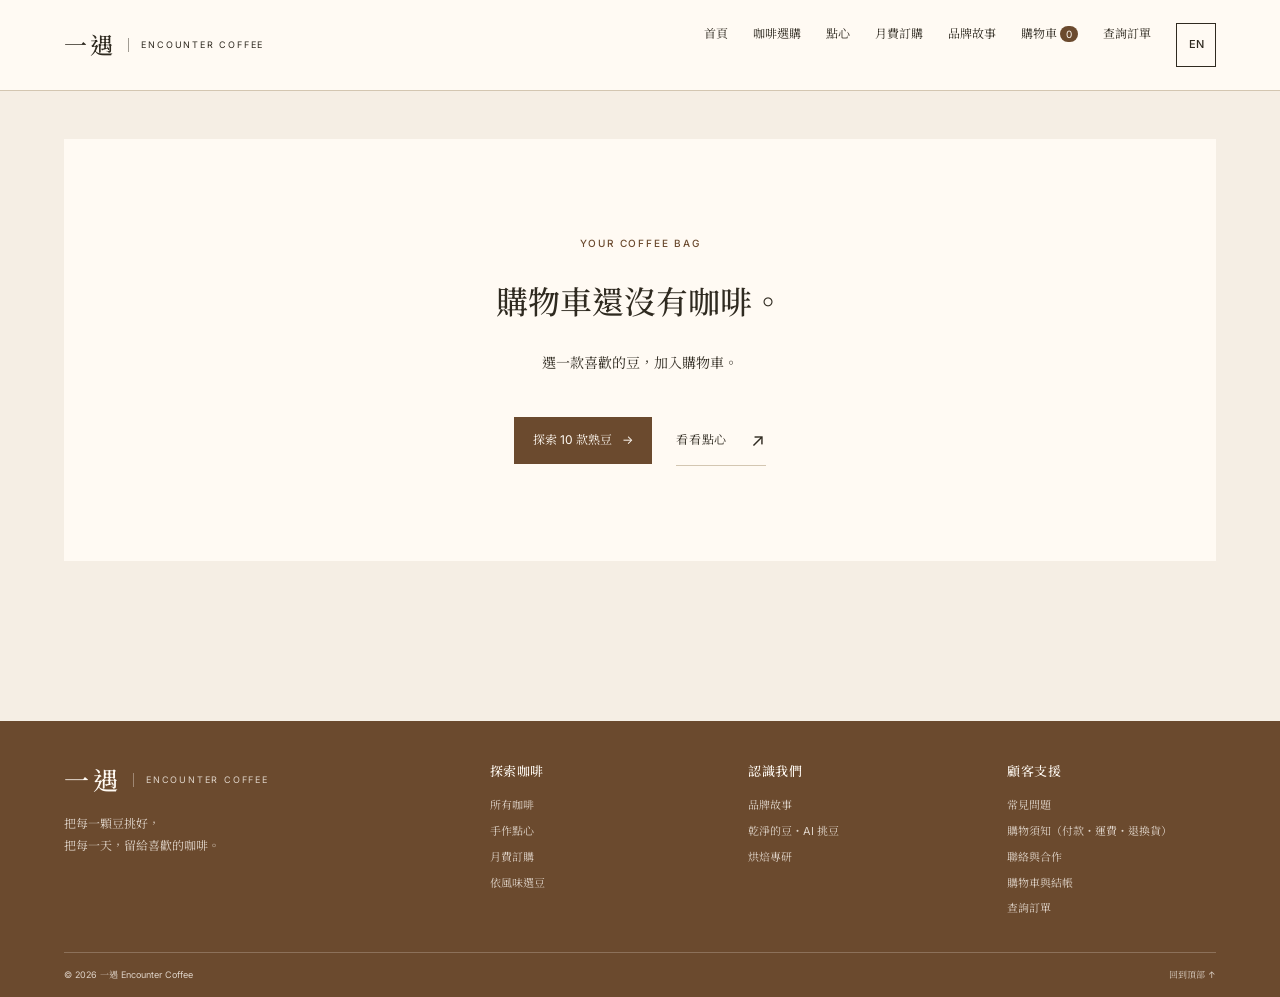
<file: checkout.html>
<!doctype html><html lang="zh-TW"><head><title>購物車與結帳｜一遇</title><meta charset="utf-8"><meta name="viewport" content="width=device-width,initial-scale=1"><link rel="stylesheet" href="assets/home.css?v=20261111-cp1"><link rel="stylesheet" href="assets/commerce.css?v=20261117-cm2"><link rel="preconnect" href="https://fonts.googleapis.com"><link href="https://fonts.googleapis.com/css2?family=Inter:wght@400;500;600&family=Noto+Serif+TC:wght@400;500;600&display=swap" rel="stylesheet"><script src="assets/en-dictionary.js?v=20261117-st3" defer></script><script src="assets/i18n.js?v=20261116-ym1" defer></script><script src="assets/catalog-data.js?v=20261111-cp1" defer></script><script src="assets/store.js?v=20261116-fz1" defer></script><script src="assets/cloud.js?v=20261116-bc1" defer></script><script src="assets/commerce.js?v=20261117-cm2" defer></script><link rel="stylesheet" href="assets/responsive.css?v=20261117-st6"></head><body data-page="checkout"><a class="skip-link" href="#store-main">跳到主要內容</a><header class="shop-header"><div class="wrapper shop-nav"><a class="brand" href="index.html"><span class="store-brand" data-no-translate>一遇</span><small data-content="site.brand.sub">ENCOUNTER COFFEE</small></a><nav aria-label="商店導覽"><a data-content="site.nav.home" href="index.html">首頁</a><a data-content="site.nav.shop" href="shop.html">咖啡選購</a><a data-content="site.nav.treats" href="treats.html">點心</a><a data-content="site.nav.subscribe" href="subscribe.html">月費訂購</a><a data-content="site.nav.story" href="story.html">品牌故事</a><a data-content="site.nav.cart" href="checkout.html">購物車 <span class="cart-count">0</span></a><a data-content="site.nav.orders" href="orders.html">查詢訂單</a></nav></div></header><main id="store-main" class="wrapper commerce-main"><p class="loading-message">正在載入咖啡選品…</p></main><footer class="site-footer"><div class="wrapper footer-top"><div><a class="brand footer-brand" href="index.html"><span class="store-brand" data-no-translate>一遇</span><small data-content="site.brand.sub">ENCOUNTER COFFEE</small></a><p data-content="home.footer.tagline">把每一顆豆挑好，<br/>把每一天，留給喜歡的咖啡。</p></div><div><h2 data-content="home.footer.col1">探索咖啡</h2><a data-content="home.footer.all" href="shop.html">所有咖啡</a><a data-content="home.footer.treats" href="treats.html">手作點心</a><a data-content="home.footer.subscribe" href="subscribe.html">月費訂購</a><a data-content="home.footer.flavor" href="index.html#products">依風味選豆</a></div><div><h2 data-content="home.footer.col2">認識我們</h2><a data-content="home.footer.story" href="story.html">品牌故事</a><a data-content="home.footer.clean" href="story.html#chapter-clean">乾淨的豆・AI 挑豆</a><a data-content="home.footer.roast" href="story.html#chapter-roast">烘焙專研</a></div><div><h2 data-content="home.footer.col3">顧客支援</h2><a data-content="home.footer.faq" href="index.html#faq">常見問題</a><a href="policy.html">購物須知（付款・運費・退換貨）</a><a data-content="home.footer.contact" class="support-mailto" href="mailto:encountercoffee2025@gmail.com">聯絡與合作</a><a data-content="home.footer.checkout" href="checkout.html">購物車與結帳</a><a href="orders.html">查詢訂單</a></div></div><div class="wrapper footer-bottom"><p data-content="site.footer.copyright">© 2026 一遇 Encounter Coffee</p><a data-content="home.footer.top" href="#">回到頂部 ↑</a></div></footer><div id="app-toast" role="status" aria-live="polite" hidden></div></body></html>
</file>
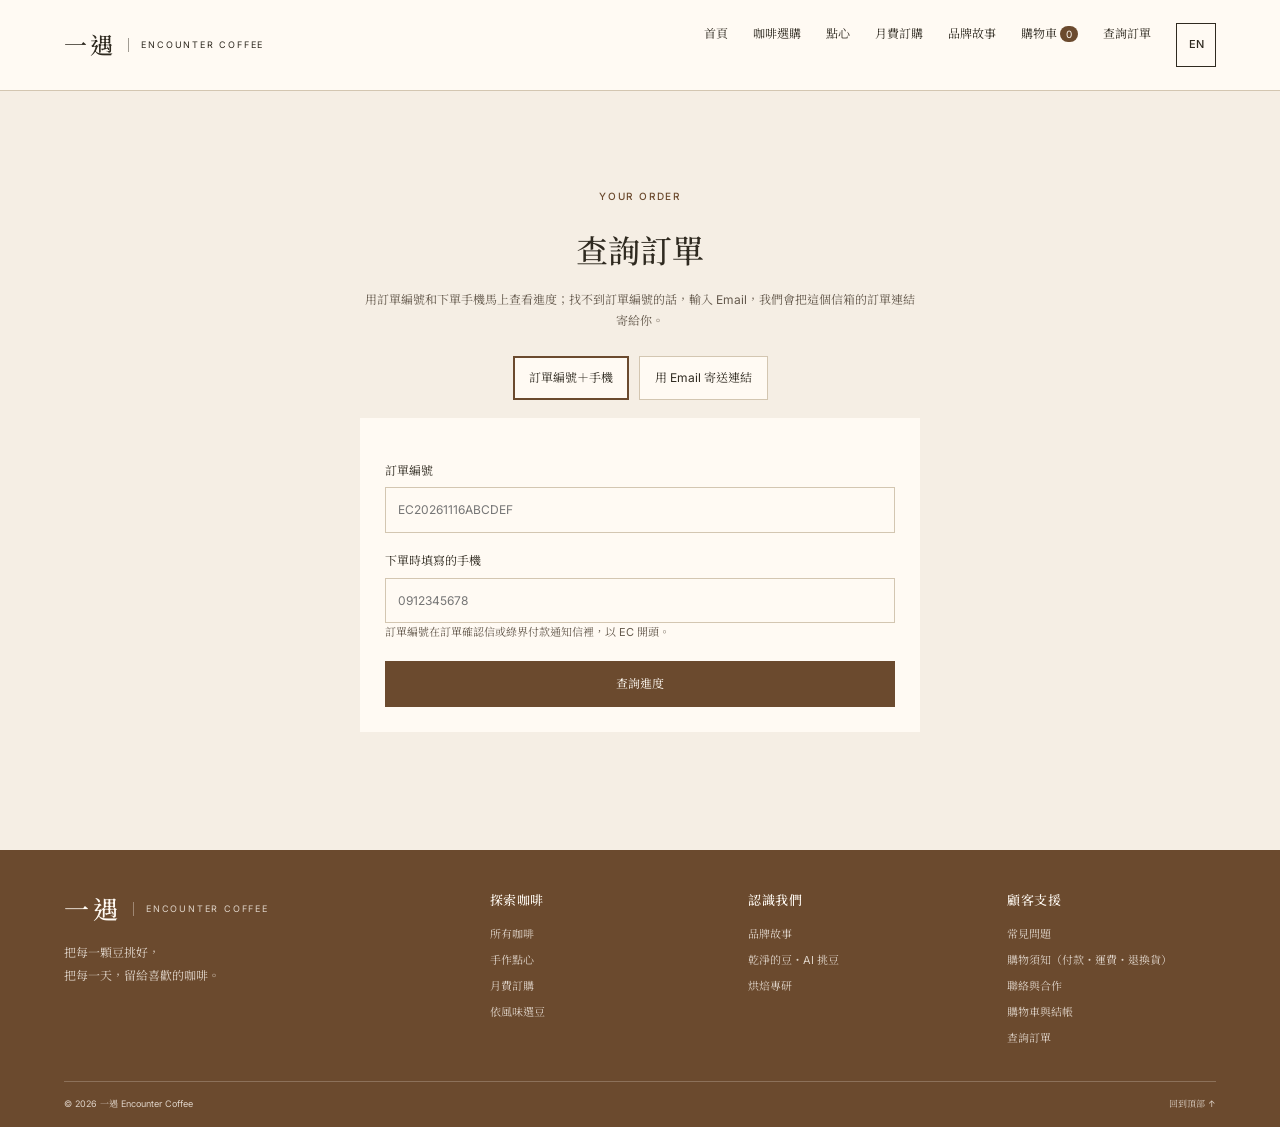
<file: orders.html>
<!doctype html><html lang="zh-TW"><head><title>查詢訂單｜一遇</title><meta name="robots" content="noindex"><meta charset="utf-8"><meta name="viewport" content="width=device-width,initial-scale=1"><link rel="stylesheet" href="assets/home.css?v=20261111-cp1"><link rel="stylesheet" href="assets/commerce.css?v=20261117-cm2"><link rel="preconnect" href="https://fonts.googleapis.com"><link href="https://fonts.googleapis.com/css2?family=Inter:wght@400;500;600&family=Noto+Serif+TC:wght@400;500;600&display=swap" rel="stylesheet"><script src="assets/en-dictionary.js?v=20261117-st3" defer></script><script src="assets/i18n.js?v=20261116-ym1" defer></script><script src="assets/catalog-data.js?v=20261111-cp1" defer></script><script src="assets/store.js?v=20261116-fz1" defer></script><script src="assets/cloud.js?v=20261116-bc1" defer></script><script src="assets/commerce.js?v=20261117-cm2" defer></script><link rel="stylesheet" href="assets/responsive.css?v=20261117-st6"></head><body data-page="lookup"><a class="skip-link" href="#store-main">跳到主要內容</a><header class="shop-header"><div class="wrapper shop-nav"><a class="brand" href="index.html"><span class="store-brand" data-no-translate>一遇</span><small data-content="site.brand.sub">ENCOUNTER COFFEE</small></a><nav aria-label="商店導覽"><a data-content="site.nav.home" href="index.html">首頁</a><a data-content="site.nav.shop" href="shop.html">咖啡選購</a><a data-content="site.nav.treats" href="treats.html">點心</a><a data-content="site.nav.subscribe" href="subscribe.html">月費訂購</a><a data-content="site.nav.story" href="story.html">品牌故事</a><a data-content="site.nav.cart" href="checkout.html">購物車 <span class="cart-count">0</span></a><a data-content="site.nav.orders" href="orders.html">查詢訂單</a></nav></div></header><main id="store-main" class="wrapper commerce-main"><p class="loading-message">正在載入…</p></main><footer class="site-footer"><div class="wrapper footer-top"><div><a class="brand footer-brand" href="index.html"><span class="store-brand" data-no-translate>一遇</span><small data-content="site.brand.sub">ENCOUNTER COFFEE</small></a><p data-content="home.footer.tagline">把每一顆豆挑好，<br/>把每一天，留給喜歡的咖啡。</p></div><div><h2 data-content="home.footer.col1">探索咖啡</h2><a data-content="home.footer.all" href="shop.html">所有咖啡</a><a data-content="home.footer.treats" href="treats.html">手作點心</a><a data-content="home.footer.subscribe" href="subscribe.html">月費訂購</a><a data-content="home.footer.flavor" href="index.html#products">依風味選豆</a></div><div><h2 data-content="home.footer.col2">認識我們</h2><a data-content="home.footer.story" href="story.html">品牌故事</a><a data-content="home.footer.clean" href="story.html#chapter-clean">乾淨的豆・AI 挑豆</a><a data-content="home.footer.roast" href="story.html#chapter-roast">烘焙專研</a></div><div><h2 data-content="home.footer.col3">顧客支援</h2><a data-content="home.footer.faq" href="index.html#faq">常見問題</a><a href="policy.html">購物須知（付款・運費・退換貨）</a><a data-content="home.footer.contact" class="support-mailto" href="mailto:encountercoffee2025@gmail.com">聯絡與合作</a><a data-content="home.footer.checkout" href="checkout.html">購物車與結帳</a><a href="orders.html">查詢訂單</a></div></div><div class="wrapper footer-bottom"><p data-content="site.footer.copyright">© 2026 一遇 Encounter Coffee</p><a data-content="home.footer.top" href="#">回到頂部 ↑</a></div></footer><div id="app-toast" role="status" aria-live="polite" hidden></div></body></html>
</file>
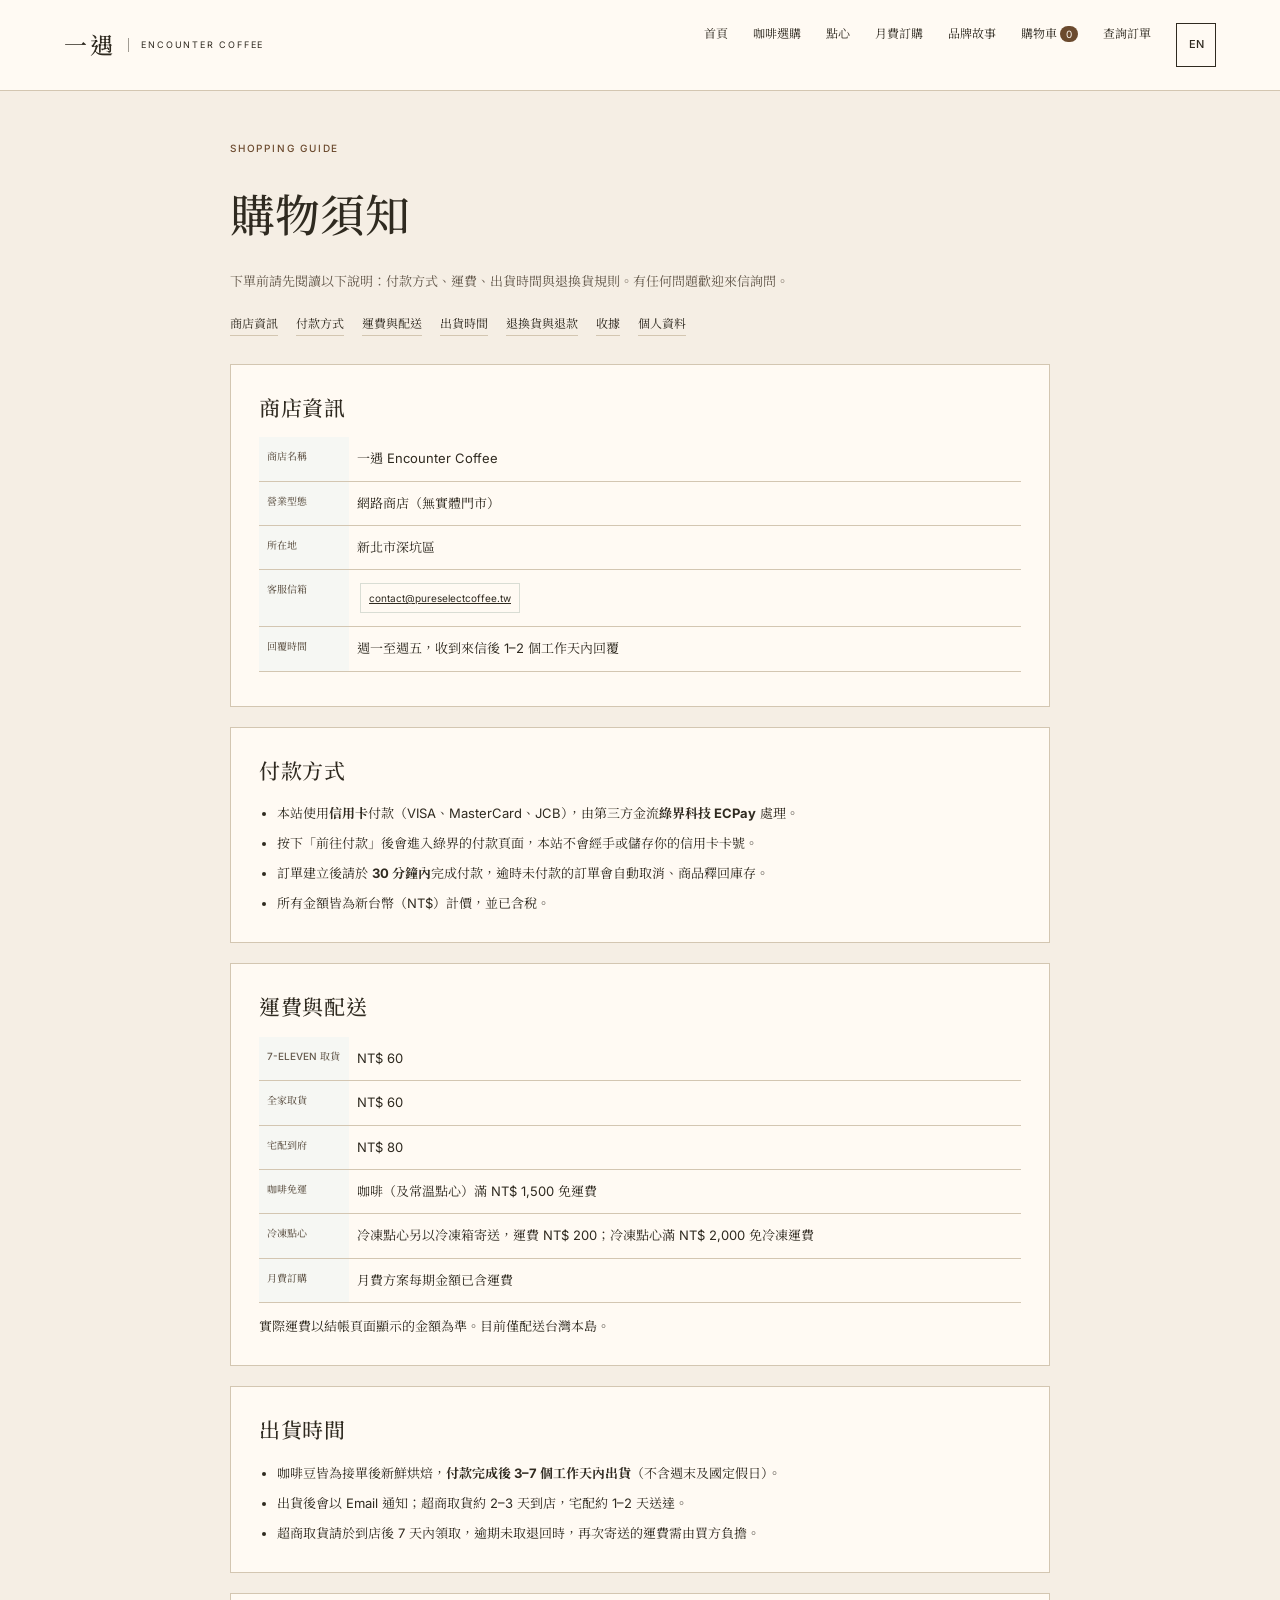
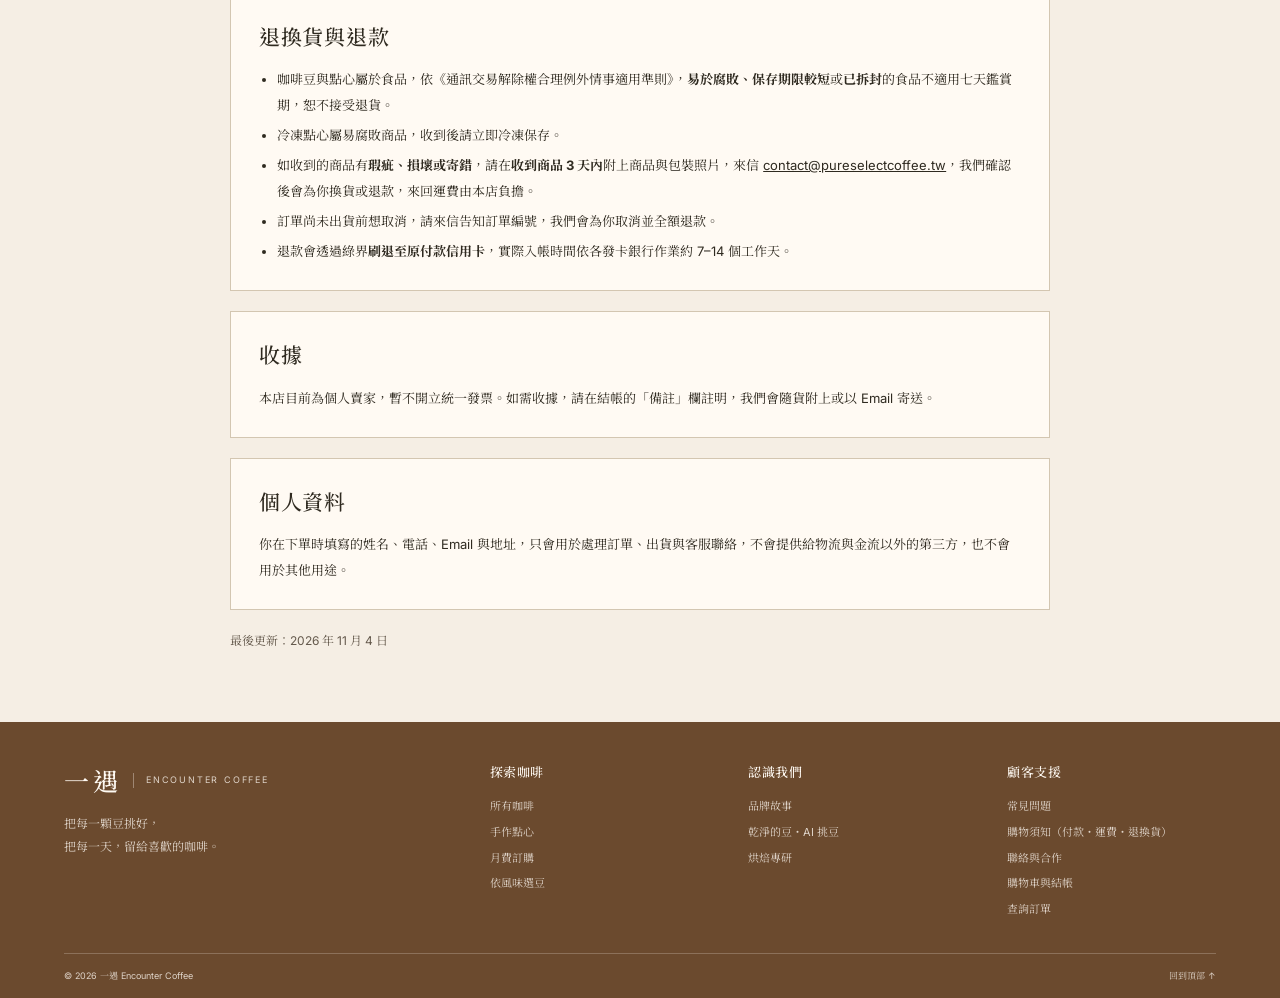
<file: policy.html>
<!doctype html><html lang="zh-TW"><head><title>購物須知｜一遇</title><meta charset="utf-8"><meta name="viewport" content="width=device-width,initial-scale=1"><meta name="description" content="一遇 Encounter Coffee 購物須知：付款方式、運費、出貨時間、退換貨與退款、客服聯絡方式。"><link rel="stylesheet" href="assets/home.css?v=20261111-cp1"><link rel="stylesheet" href="assets/commerce.css?v=20261117-cm2"><link rel="preconnect" href="https://fonts.googleapis.com"><link href="https://fonts.googleapis.com/css2?family=Inter:wght@400;500;600&family=Noto+Serif+TC:wght@400;500;600&display=swap" rel="stylesheet"><script src="assets/en-dictionary.js?v=20261117-st3" defer></script><script src="assets/i18n.js?v=20261116-ym1" defer></script><script src="assets/catalog-data.js?v=20261111-cp1" defer></script><script src="assets/store.js?v=20261116-fz1" defer></script><script src="assets/cloud.js?v=20261116-bc1" defer></script><script src="assets/commerce.js?v=20261117-cm2" defer></script><link rel="stylesheet" href="assets/responsive.css?v=20261117-st6">
<style>
.policy-main{max-width:820px}
.policy-block{background:rgb(var(--card));border:1px solid rgb(var(--line));padding:26px 28px;margin-bottom:20px}
.policy-block h2{font-size:21px;margin-bottom:14px}
.policy-block p,.policy-block li{font-size:13px;line-height:2;color:rgb(var(--ink))}
.policy-block ul{padding-left:1.3em;margin:0}
.policy-block li+li{margin-top:4px}
.policy-block .muted{margin-top:10px}
.policy-block a{text-decoration:underline;overflow-wrap:anywhere}
.policy-table{width:100%;border-collapse:collapse;font-size:13px;margin:4px 0 8px}
.policy-table th,.policy-table td{text-align:left;padding:10px 8px;border-bottom:1px solid rgb(var(--line));vertical-align:top}
.policy-table th{font-weight:500;color:rgb(var(--muted));white-space:nowrap;width:9em}
.policy-toc{display:flex;flex-wrap:wrap;gap:8px 18px;font-size:12px;margin:-14px 0 28px}
.policy-toc a{border-bottom:1px solid rgb(var(--line))}
@media(max-width:640px){.policy-block{padding:20px 18px}.policy-block h2{font-size:18px}.policy-table th{width:6.5em;white-space:normal}}
</style></head><body data-page="policy"><a class="skip-link" href="#store-main">跳到主要內容</a><header class="shop-header"><div class="wrapper shop-nav"><a class="brand" href="index.html"><span class="store-brand" data-no-translate>一遇</span><small data-content="site.brand.sub">ENCOUNTER COFFEE</small></a><nav aria-label="商店導覽"><a data-content="site.nav.home" href="index.html">首頁</a><a data-content="site.nav.shop" href="shop.html">咖啡選購</a><a data-content="site.nav.treats" href="treats.html">點心</a><a data-content="site.nav.subscribe" href="subscribe.html">月費訂購</a><a data-content="site.nav.story" href="story.html">品牌故事</a><a data-content="site.nav.cart" href="checkout.html">購物車 <span class="cart-count">0</span></a><a data-content="site.nav.orders" href="orders.html">查詢訂單</a></nav></div></header>
<main id="store-main" class="wrapper commerce-main policy-main">
<div class="page-intro"><p class="section-kicker">SHOPPING GUIDE</p><h1>購物須知</h1><p>下單前請先閱讀以下說明：付款方式、運費、出貨時間與退換貨規則。有任何問題歡迎來信詢問。</p></div>
<nav class="policy-toc" aria-label="本頁目錄"><a href="#shop-info">商店資訊</a><a href="#payment">付款方式</a><a href="#shipping">運費與配送</a><a href="#delivery-time">出貨時間</a><a href="#returns">退換貨與退款</a><a href="#receipt">收據</a><a href="#privacy">個人資料</a></nav>

<section class="policy-block" id="shop-info"><h2>商店資訊</h2><table class="policy-table"><tr><th>商店名稱</th><td>一遇 Encounter Coffee</td></tr><tr><th>營業型態</th><td>網路商店（無實體門市）</td></tr><tr><th>所在地</th><td>新北市深坑區</td></tr><tr><th>客服信箱</th><td><a class="support-email" href="mailto:encountercoffee2025@gmail.com">encountercoffee2025@gmail.com</a></td></tr><tr><th>回覆時間</th><td>週一至週五，收到來信後 1–2 個工作天內回覆</td></tr></table></section>

<section class="policy-block" id="payment"><h2>付款方式</h2><ul><li>本站使用<strong>信用卡</strong>付款（VISA、MasterCard、JCB），由第三方金流<strong>綠界科技 ECPay</strong> 處理。</li><li>按下「前往付款」後會進入綠界的付款頁面，本站不會經手或儲存你的信用卡卡號。</li><li>訂單建立後請於 <strong>30 分鐘內</strong>完成付款，逾時未付款的訂單會自動取消、商品釋回庫存。</li><li>所有金額皆為新台幣（NT$）計價，並已含稅。</li></ul></section>

<section class="policy-block" id="shipping"><h2>運費與配送</h2><table class="policy-table"><tr><th>7-ELEVEN 取貨</th><td>NT$ <span data-fee="711">60</span></td></tr><tr><th>全家取貨</th><td>NT$ <span data-fee="family">60</span></td></tr><tr><th>宅配到府</th><td>NT$ <span data-fee="home">80</span></td></tr><tr><th>咖啡免運</th><td>咖啡（及常溫點心）滿 NT$ <span data-fee="free">1,000</span> 免運費</td></tr><tr><th>冷凍點心</th><td>冷凍點心另以冷凍箱寄送，運費 NT$ <span data-fee="frozen">200</span>；冷凍點心滿 NT$ <span data-fee="frozenFree">2,000</span> 免冷凍運費</td></tr><tr><th>月費訂購</th><td>月費方案每期金額已含運費</td></tr></table><p class="muted">實際運費以結帳頁面顯示的金額為準。目前僅配送台灣本島。</p></section>

<section class="policy-block" id="delivery-time"><h2>出貨時間</h2><ul><li>咖啡豆皆為接單後新鮮烘焙，<strong>付款完成後 3–7 個工作天內出貨</strong>（不含週末及國定假日）。</li><li>出貨後會以 Email 通知；超商取貨約 2–3 天到店，宅配約 1–2 天送達。</li><li>超商取貨請於到店後 7 天內領取，逾期未取退回時，再次寄送的運費需由買方負擔。</li></ul></section>

<section class="policy-block" id="returns"><h2>退換貨與退款</h2><ul><li>咖啡豆與點心屬於食品，依《通訊交易解除權合理例外情事適用準則》，<strong>易於腐敗、保存期限較短</strong>或<strong>已拆封</strong>的食品不適用七天鑑賞期，恕不接受退貨。</li><li>冷凍點心屬易腐敗商品，收到後請立即冷凍保存。</li><li>如收到的商品有<strong>瑕疵、損壞或寄錯</strong>，請在<strong>收到商品 3 天內</strong>附上商品與包裝照片，來信 <a class="support-email" href="mailto:encountercoffee2025@gmail.com">encountercoffee2025@gmail.com</a>，我們確認後會為你換貨或退款，來回運費由本店負擔。</li><li>訂單尚未出貨前想取消，請來信告知訂單編號，我們會為你取消並全額退款。</li><li>退款會透過綠界<strong>刷退至原付款信用卡</strong>，實際入帳時間依各發卡銀行作業約 7–14 個工作天。</li></ul></section>

<section class="policy-block" id="receipt"><h2>收據</h2><p>本店目前為個人賣家，暫不開立統一發票。如需收據，請在結帳的「備註」欄註明，我們會隨貨附上或以 Email 寄送。</p></section>

<section class="policy-block" id="privacy"><h2>個人資料</h2><p>你在下單時填寫的姓名、電話、Email 與地址，只會用於處理訂單、出貨與客服聯絡，不會提供給物流與金流以外的第三方，也不會用於其他用途。</p></section>

<p class="muted">最後更新：2026 年 11 月 4 日</p>
</main>
<footer class="site-footer"><div class="wrapper footer-top"><div><a class="brand footer-brand" href="index.html"><span class="store-brand" data-no-translate>一遇</span><small data-content="site.brand.sub">ENCOUNTER COFFEE</small></a><p data-content="home.footer.tagline">把每一顆豆挑好，<br/>把每一天，留給喜歡的咖啡。</p></div><div><h2 data-content="home.footer.col1">探索咖啡</h2><a data-content="home.footer.all" href="shop.html">所有咖啡</a><a data-content="home.footer.treats" href="treats.html">手作點心</a><a data-content="home.footer.subscribe" href="subscribe.html">月費訂購</a><a data-content="home.footer.flavor" href="index.html#products">依風味選豆</a></div><div><h2 data-content="home.footer.col2">認識我們</h2><a data-content="home.footer.story" href="story.html">品牌故事</a><a data-content="home.footer.clean" href="story.html#chapter-clean">乾淨的豆・AI 挑豆</a><a data-content="home.footer.roast" href="story.html#chapter-roast">烘焙專研</a></div><div><h2 data-content="home.footer.col3">顧客支援</h2><a data-content="home.footer.faq" href="index.html#faq">常見問題</a><a href="policy.html">購物須知（付款・運費・退換貨）</a><a data-content="home.footer.contact" class="support-mailto" href="mailto:encountercoffee2025@gmail.com">聯絡與合作</a><a data-content="home.footer.checkout" href="checkout.html">購物車與結帳</a><a href="orders.html">查詢訂單</a></div></div><div class="wrapper footer-bottom"><p data-content="site.footer.copyright">© 2026 一遇 Encounter Coffee</p><a data-content="home.footer.top" href="#">回到頂部 ↑</a></div></footer><div id="app-toast" role="status" aria-live="polite" hidden></div>
<script>
// 運費數字跟著後台「商店與資料設定」自動更新。
(function(){
  function fill(){
    var S=window.CoffeeStore; if(!S) return;
    var st; try{ st=S.state().settings }catch(_){ return }
    var r=st.shippingRates||{}, n=function(v){ return Number(v).toLocaleString('en-US') };
    var map={'711':r['711'],family:r.family,home:r.home,free:st.freeShipping,frozen:st.frozenRate==null?200:st.frozenRate,frozenFree:st.frozenFreeShipping==null?2000:st.frozenFreeShipping};
    document.querySelectorAll('[data-fee]').forEach(function(el){ var v=map[el.dataset.fee]; if(typeof v==='number'&&isFinite(v)) el.textContent=n(v) });
  }
  window.addEventListener('DOMContentLoaded',fill);
  ['coffee:change','coffee:cloud','coffee:content'].forEach(function(e){ window.addEventListener(e,fill) });
  setTimeout(fill,1500); setTimeout(fill,3000);
})();
</script>
</body></html>
</file>
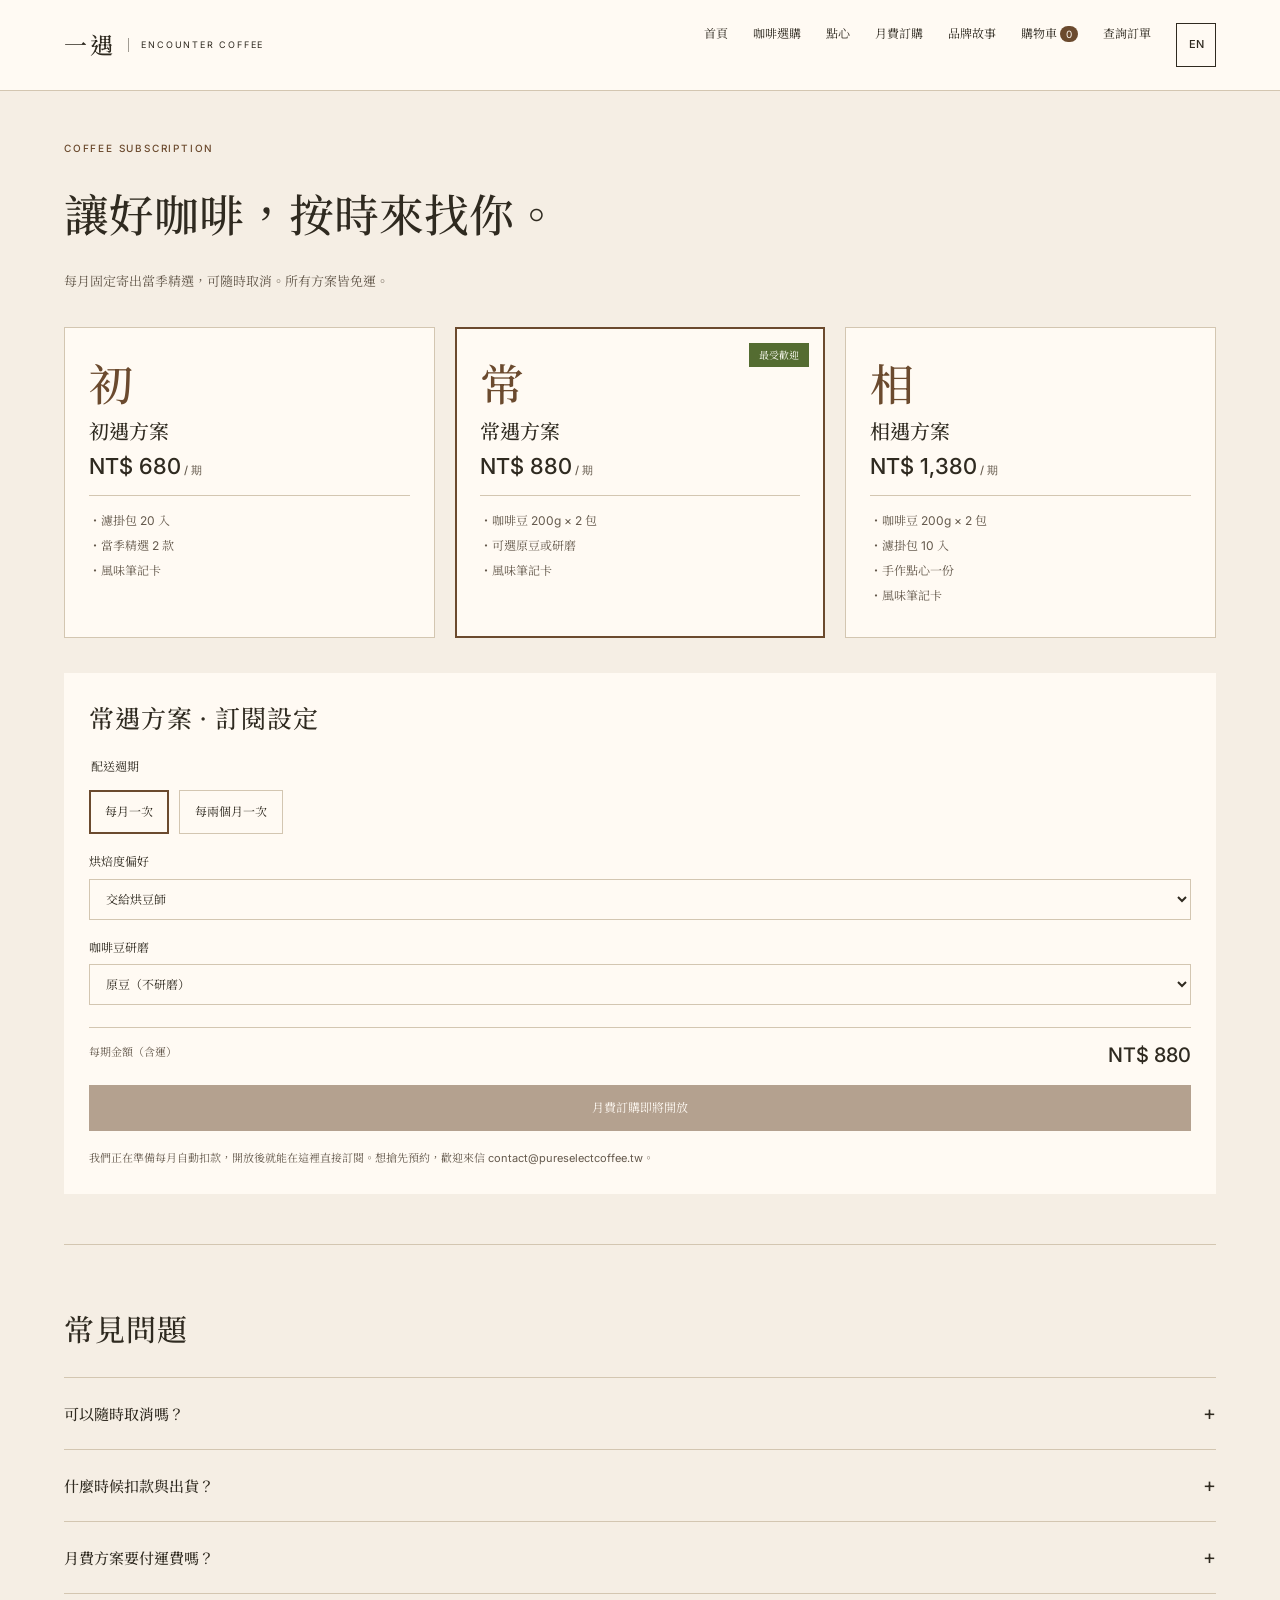
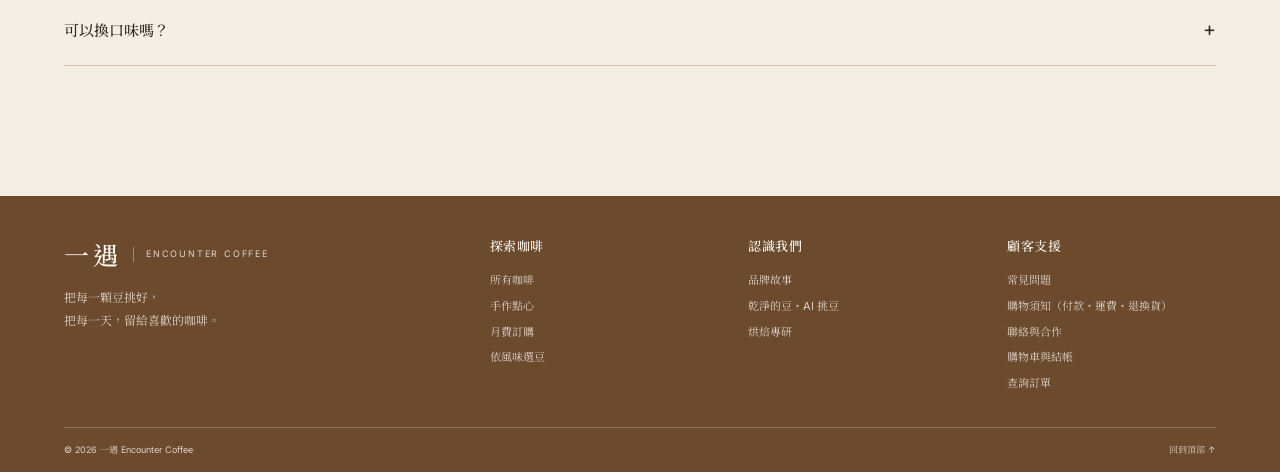
<file: subscribe.html>
<!doctype html><html lang="zh-TW"><head><title>月費訂購｜一遇</title><meta charset="utf-8"><meta name="viewport" content="width=device-width,initial-scale=1"><link rel="stylesheet" href="assets/home.css?v=20261111-cp1"><link rel="stylesheet" href="assets/commerce.css?v=20261117-cm2"><link rel="preconnect" href="https://fonts.googleapis.com"><link href="https://fonts.googleapis.com/css2?family=Inter:wght@400;500;600&family=Noto+Serif+TC:wght@400;500;600&display=swap" rel="stylesheet"><script src="assets/en-dictionary.js?v=20261117-st3" defer></script><script src="assets/i18n.js?v=20261116-ym1" defer></script><script src="assets/catalog-data.js?v=20261111-cp1" defer></script><script src="assets/store.js?v=20261116-fz1" defer></script><script src="assets/cloud.js?v=20261116-bc1" defer></script><script src="assets/commerce.js?v=20261117-cm2" defer></script><link rel="stylesheet" href="assets/responsive.css?v=20261117-st6"></head><body data-page="subscribe"><a class="skip-link" href="#store-main">跳到主要內容</a><header class="shop-header"><div class="wrapper shop-nav"><a class="brand" href="index.html"><span class="store-brand" data-no-translate>一遇</span><small data-content="site.brand.sub">ENCOUNTER COFFEE</small></a><nav aria-label="商店導覽"><a data-content="site.nav.home" href="index.html">首頁</a><a data-content="site.nav.shop" href="shop.html">咖啡選購</a><a data-content="site.nav.treats" href="treats.html">點心</a><a data-content="site.nav.subscribe" href="subscribe.html">月費訂購</a><a data-content="site.nav.story" href="story.html">品牌故事</a><a data-content="site.nav.cart" href="checkout.html">購物車 <span class="cart-count">0</span></a><a data-content="site.nav.orders" href="orders.html">查詢訂單</a></nav></div></header><main id="store-main" class="wrapper commerce-main"><p class="loading-message">正在載入咖啡選品…</p></main><footer class="site-footer"><div class="wrapper footer-top"><div><a class="brand footer-brand" href="index.html"><span class="store-brand" data-no-translate>一遇</span><small data-content="site.brand.sub">ENCOUNTER COFFEE</small></a><p data-content="home.footer.tagline">把每一顆豆挑好，<br/>把每一天，留給喜歡的咖啡。</p></div><div><h2 data-content="home.footer.col1">探索咖啡</h2><a data-content="home.footer.all" href="shop.html">所有咖啡</a><a data-content="home.footer.treats" href="treats.html">手作點心</a><a data-content="home.footer.subscribe" href="subscribe.html">月費訂購</a><a data-content="home.footer.flavor" href="index.html#products">依風味選豆</a></div><div><h2 data-content="home.footer.col2">認識我們</h2><a data-content="home.footer.story" href="story.html">品牌故事</a><a data-content="home.footer.clean" href="story.html#chapter-clean">乾淨的豆・AI 挑豆</a><a data-content="home.footer.roast" href="story.html#chapter-roast">烘焙專研</a></div><div><h2 data-content="home.footer.col3">顧客支援</h2><a data-content="home.footer.faq" href="index.html#faq">常見問題</a><a href="policy.html">購物須知（付款・運費・退換貨）</a><a data-content="home.footer.contact" class="support-mailto" href="mailto:encountercoffee2025@gmail.com">聯絡與合作</a><a data-content="home.footer.checkout" href="checkout.html">購物車與結帳</a><a href="orders.html">查詢訂單</a></div></div><div class="wrapper footer-bottom"><p data-content="site.footer.copyright">© 2026 一遇 Encounter Coffee</p><a data-content="home.footer.top" href="#">回到頂部 ↑</a></div></footer><div id="app-toast" role="status" aria-live="polite" hidden></div></body></html>
</file>
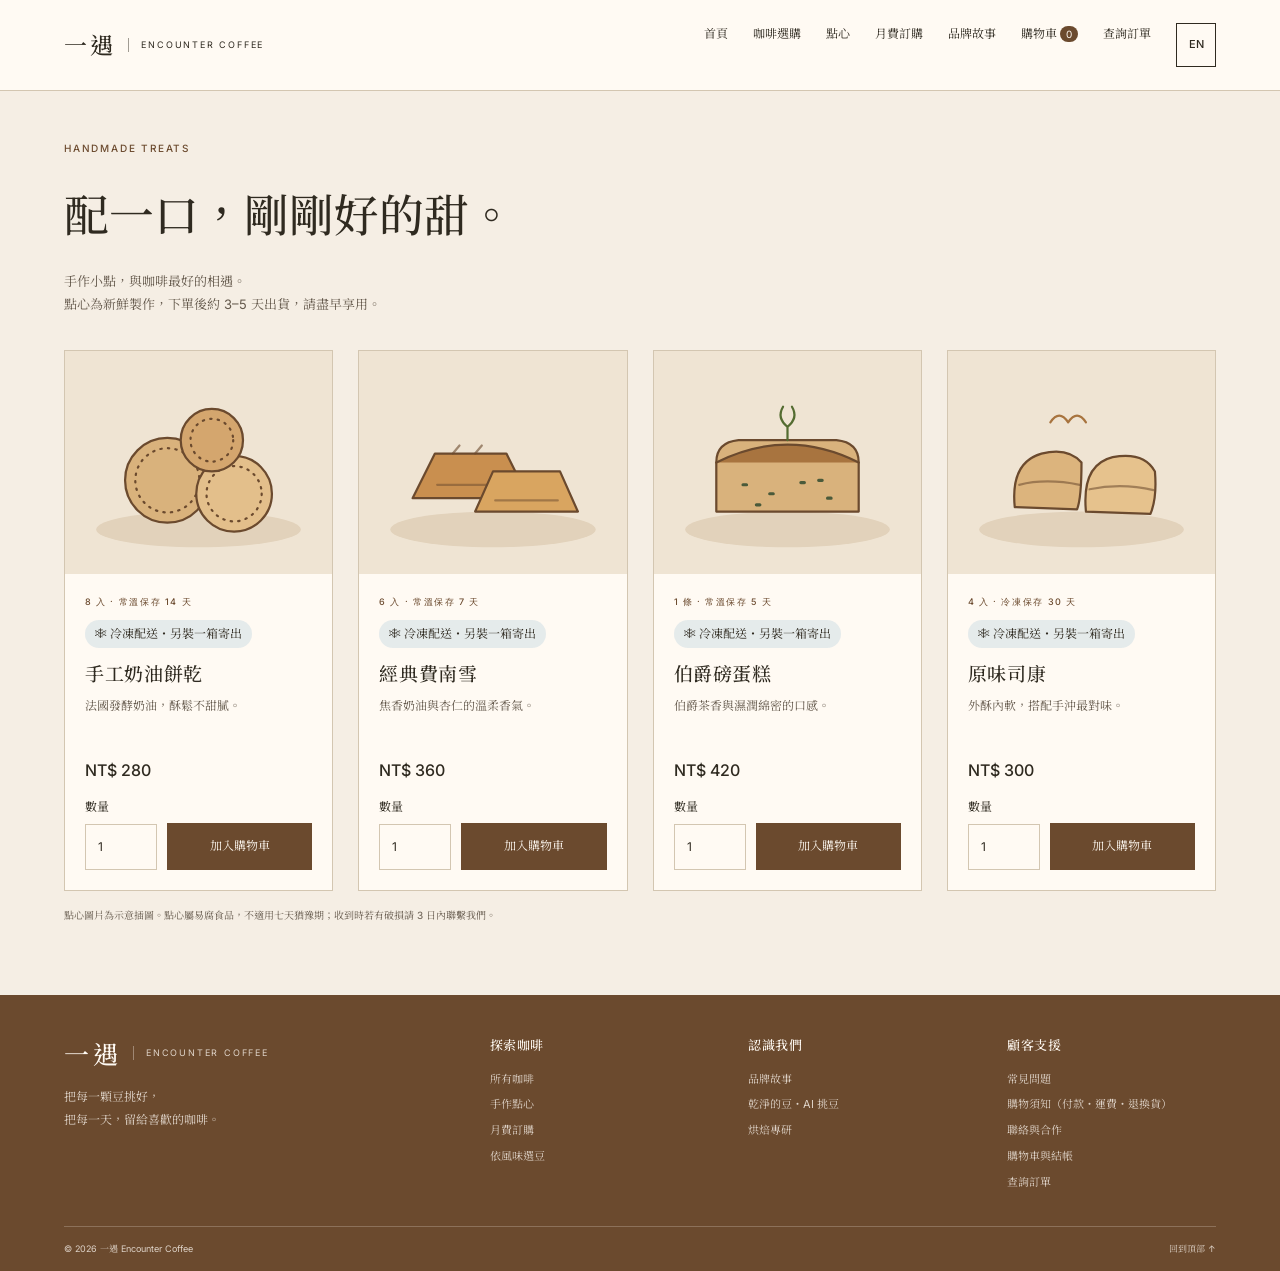
<file: treats.html>
<!doctype html><html lang="zh-TW"><head><title>手作點心｜一遇</title><meta charset="utf-8"><meta name="viewport" content="width=device-width,initial-scale=1"><link rel="stylesheet" href="assets/home.css?v=20261111-cp1"><link rel="stylesheet" href="assets/commerce.css?v=20261117-cm2"><link rel="preconnect" href="https://fonts.googleapis.com"><link href="https://fonts.googleapis.com/css2?family=Inter:wght@400;500;600&family=Noto+Serif+TC:wght@400;500;600&display=swap" rel="stylesheet"><script src="assets/en-dictionary.js?v=20261117-st3" defer></script><script src="assets/i18n.js?v=20261116-ym1" defer></script><script src="assets/catalog-data.js?v=20261111-cp1" defer></script><script src="assets/store.js?v=20261116-fz1" defer></script><script src="assets/cloud.js?v=20261116-bc1" defer></script><script src="assets/commerce.js?v=20261117-cm2" defer></script><link rel="stylesheet" href="assets/responsive.css?v=20261117-st6"></head><body data-page="treats"><a class="skip-link" href="#store-main">跳到主要內容</a><header class="shop-header"><div class="wrapper shop-nav"><a class="brand" href="index.html"><span class="store-brand" data-no-translate>一遇</span><small data-content="site.brand.sub">ENCOUNTER COFFEE</small></a><nav aria-label="商店導覽"><a data-content="site.nav.home" href="index.html">首頁</a><a data-content="site.nav.shop" href="shop.html">咖啡選購</a><a data-content="site.nav.treats" href="treats.html">點心</a><a data-content="site.nav.subscribe" href="subscribe.html">月費訂購</a><a data-content="site.nav.story" href="story.html">品牌故事</a><a data-content="site.nav.cart" href="checkout.html">購物車 <span class="cart-count">0</span></a><a data-content="site.nav.orders" href="orders.html">查詢訂單</a></nav></div></header><main id="store-main" class="wrapper commerce-main"><p class="loading-message">正在載入咖啡選品…</p></main><footer class="site-footer"><div class="wrapper footer-top"><div><a class="brand footer-brand" href="index.html"><span class="store-brand" data-no-translate>一遇</span><small data-content="site.brand.sub">ENCOUNTER COFFEE</small></a><p data-content="home.footer.tagline">把每一顆豆挑好，<br/>把每一天，留給喜歡的咖啡。</p></div><div><h2 data-content="home.footer.col1">探索咖啡</h2><a data-content="home.footer.all" href="shop.html">所有咖啡</a><a data-content="home.footer.treats" href="treats.html">手作點心</a><a data-content="home.footer.subscribe" href="subscribe.html">月費訂購</a><a data-content="home.footer.flavor" href="index.html#products">依風味選豆</a></div><div><h2 data-content="home.footer.col2">認識我們</h2><a data-content="home.footer.story" href="story.html">品牌故事</a><a data-content="home.footer.clean" href="story.html#chapter-clean">乾淨的豆・AI 挑豆</a><a data-content="home.footer.roast" href="story.html#chapter-roast">烘焙專研</a></div><div><h2 data-content="home.footer.col3">顧客支援</h2><a data-content="home.footer.faq" href="index.html#faq">常見問題</a><a href="policy.html">購物須知（付款・運費・退換貨）</a><a data-content="home.footer.contact" class="support-mailto" href="mailto:encountercoffee2025@gmail.com">聯絡與合作</a><a data-content="home.footer.checkout" href="checkout.html">購物車與結帳</a><a href="orders.html">查詢訂單</a></div></div><div class="wrapper footer-bottom"><p data-content="site.footer.copyright">© 2026 一遇 Encounter Coffee</p><a data-content="home.footer.top" href="#">回到頂部 ↑</a></div></footer><div id="app-toast" role="status" aria-live="polite" hidden></div></body></html>
</file>
<file: assets/home.css>
:root,[data-theme="terra"]{--paper:245 238 228;--card:255 250 243;--stage:233 219 197;--ink:47 42 32;--muted:100 89 76;--line:211 198 177;--primary:107 74 46;--primary-hover:77 51 31;--on-primary:255 250 243;--accent:84 108 49;--on-accent:255 255 247;--highlight:229 207 166}
[data-theme="forest"]{--paper:236 239 226;--card:249 250 240;--stage:186 207 177;--ink:26 50 40;--muted:75 98 81;--line:186 201 178;--primary:25 71 53;--primary-hover:14 51 36;--on-primary:249 250 240;--accent:127 83 43;--on-accent:255 250 243;--highlight:235 200 134}
[data-theme="cobalt"]{--paper:238 236 248;--card:249 247 255;--stage:202 204 234;--ink:32 37 74;--muted:89 89 120;--line:196 196 220;--primary:44 62 158;--primary-hover:28 43 120;--on-primary:255 255 255;--accent:115 67 124;--on-accent:255 255 255;--highlight:246 213 93}
[data-theme="nocturne"]{--paper:24 30 29;--card:34 43 40;--stage:55 70 60;--ink:246 239 219;--muted:188 193 174;--line:79 91 77;--primary:239 181 123;--primary-hover:249 207 160;--on-primary:30 36 29;--accent:187 211 145;--on-accent:24 34 23;--highlight:224 176 107;color-scheme:dark}
*{box-sizing:border-box}html{scroll-behavior:smooth;scroll-padding-top:100px}body{margin:0;background:rgb(var(--paper));color:rgb(var(--ink));font-family:Inter,'Noto Serif TC',serif;font-size:14px;line-height:1.8;-webkit-font-smoothing:antialiased}button,input{font:inherit}button,a{-webkit-tap-highlight-color:transparent}button{cursor:pointer}a{color:inherit;text-decoration:none}button{background:none;color:inherit;border:0}img{max-width:100%;display:block}h1,h2,h3,p,figure{margin:0}h1,h2,h3{font-family:'Noto Serif TC',serif;font-weight:500}ul,ol{margin:0;padding:0}svg{width:22px;height:22px;fill:none;stroke:currentColor;stroke-width:1.4;stroke-linecap:round;stroke-linejoin:round}[hidden]{display:none!important}::selection{background:rgb(var(--highlight));color:#232e1e}:where(a,button,input,summary):focus-visible{outline:2px solid rgb(var(--primary));outline-offset:5px}.sr-only{position:absolute;width:1px;height:1px;overflow:hidden;clip:rect(0,0,0,0);white-space:nowrap}.skip-link{position:fixed;z-index:100;top:8px;left:8px;padding:12px;background:rgb(var(--card));color:rgb(var(--ink));transform:translateY(-160%)}.skip-link:focus{transform:none}.wrapper{width:calc(100% - 128px);max-width:1200px;margin-inline:auto}.section-space{padding-block:88px}.section-kicker{font:500 10px/1.8 Inter,sans-serif;letter-spacing:.18em;color:rgb(var(--primary));margin-bottom:16px}h2{font-size:clamp(28px,3.1vw,42px);line-height:1.55;letter-spacing:.035em}.section-heading{display:flex;justify-content:space-between;align-items:flex-end;gap:36px;margin-bottom:36px}.text-link{display:inline-flex;align-items:center;gap:24px;font-size:12px;letter-spacing:.05em;padding:9px 0;border-bottom:1px solid rgb(var(--line));transition:color .2s}.text-link:hover{color:rgb(var(--primary))}.text-link>span{font-size:18px}.section-description{max-width:360px;color:rgb(var(--muted));font-size:13px;line-height:2}
/* Navigation and the complete homepage controls. */
.site-header{position:fixed;inset:0 0 auto;z-index:50;color:#fffaf2;background:transparent;transition:background .25s,color .25s}.site-header.is-scrolled,.site-header.is-menu-open{background:rgb(var(--card) / .98);color:rgb(var(--ink));border-bottom:1px solid rgb(var(--line))}.nav-shell{width:calc(100% - 128px);max-width:1320px;margin:auto;min-height:90px;display:flex;align-items:center;justify-content:space-between;gap:28px}.brand{display:flex;flex-direction:column;flex-shrink:0}.brand>span{font:500 23px/1.5 'Noto Serif TC',serif;letter-spacing:.14em}.brand>small{font:400 9px/1.5 Inter,sans-serif;letter-spacing:.2em}.site-header nav{display:flex;gap:24px;font-size:12px;letter-spacing:.05em}.site-header nav>a{padding:12px 0;border-bottom:1px solid transparent}.site-header nav>a:hover{border-color:currentColor}.nav-actions{display:flex;align-items:center;gap:12px}.icon-button{width:36px;height:40px;display:inline-flex;align-items:center;justify-content:center;flex-shrink:0;padding:6px}.menu-button{display:none}.site-header :where(a,button):focus-visible{outline-color:currentColor}.theme-control{position:relative}.theme-toggle{display:flex;align-items:center;gap:8px;font-size:11px;padding:10px 0;min-height:40px}.current-color{width:14px;height:14px;background:rgb(var(--primary));border:1px solid currentColor;border-radius:50%}.theme-options{position:absolute;top:calc(100% + 15px);right:0;width:180px;padding:16px;background:rgb(var(--card));color:rgb(var(--ink));border:1px solid rgb(var(--line));box-shadow:0 8px 28px rgb(0 0 0 / .12)}.theme-options>p{font-size:11px;color:rgb(var(--muted));margin-bottom:10px}.theme-options button{width:100%;display:flex;gap:10px;align-items:center;font-size:12px;padding:9px 4px;border-bottom:1px solid transparent}.theme-options button[aria-pressed="true"]{border-color:rgb(var(--primary));color:rgb(var(--primary))}.swatch{height:18px;width:18px;border-radius:50%;border:1px solid rgb(0 0 0 / .12)}.swatch-terra{background:#6b4a2e}.swatch-forest{background:#194735}.swatch-cobalt{background:#2c3e9e}.swatch-nocturne{background:#efb57b}
/* The photograph stays natural in every color theme. */
.coffee-hero{position:relative;min-height:700px;height:100svh;max-height:1100px;isolation:isolate;overflow:hidden;overflow:clip;color:#fffaf2;background:#1c1009}.hero-background,.hero-overlay{position:absolute;inset:0;z-index:-1}.hero-background img{width:100%;height:100%;object-fit:cover;object-position:center;animation:roast-breathe 24s ease-in-out infinite alternate}.hero-overlay{background:linear-gradient(180deg,rgba(12,8,4,.48),rgba(12,8,4,.4) 35%,rgba(12,8,4,.59) 70%,rgba(12,8,4,.75))}.hero-content{height:100%;display:flex;flex-direction:column;align-items:center;justify-content:center;text-align:center;padding:110px 24px 120px}.hero-eyebrow{font:400 11px/1.6 Inter,sans-serif;letter-spacing:.35em;margin-bottom:26px}.coffee-hero h1{font-size:clamp(44px,5.25vw,78px);line-height:1.6;letter-spacing:.08em;color:#fffaf2;text-shadow:0 2px 24px rgb(0 0 0 / .22)}.hero-rule{width:38px;height:1px;background:#fffaf2;opacity:.6;margin:26px 0}.hero-description{font-size:13px;line-height:2.2;letter-spacing:.09em;margin-bottom:32px;text-shadow:0 1px 6px rgb(0 0 0 / .4)}.hero-actions{display:flex;justify-content:center;gap:16px;flex-wrap:wrap}.hero-buy,.hero-story{display:inline-flex;justify-content:center;align-items:center;gap:28px;padding:14px 24px;font-size:12px;letter-spacing:.06em;min-height:50px;border:1px solid #fffaf2;transition:background .2s}.hero-buy{background:#fffaf2;color:#302218}.hero-story{background:rgba(12,8,4,.15);color:#fffaf2}.hero-buy:hover{background:#e8d4b7}.hero-story:hover{background:rgba(255,250,242,.15)}.coffee-hero :where(a,button):focus-visible{outline-color:#fffaf2}.hero-bottom{position:absolute;bottom:24px;left:64px;right:64px;display:grid;grid-template-columns:1fr 1fr 1fr;align-items:end;font-size:10px;letter-spacing:.1em}.hero-roast-note{padding-bottom:8px}.hero-roast-note>span{margin:0 10px;opacity:.6}.scroll-cue{display:flex;flex-direction:column;align-items:center;gap:12px;justify-self:center;font-size:9px;letter-spacing:.2em}.scroll-line{display:block;width:1px;height:30px;background:rgba(255,250,242,.4);position:relative;overflow:hidden}.scroll-line::after{content:'';position:absolute;left:0;top:0;width:1px;height:16px;background:#fffaf2;animation:scroll-trace 2.5s ease-in-out infinite}#motion-toggle{display:flex;gap:8px;align-items:center;padding:6px;min-height:36px;justify-self:end;font-size:10px}
.brand-notes{display:grid;grid-template-columns:repeat(3,1fr);border-bottom:1px solid rgb(var(--line));padding-block:30px;text-align:center}.brand-notes p{font-size:13px}.brand-notes p+p{border-left:1px solid rgb(var(--line))}.brand-notes p>span:first-child{display:block;font:500 9px/1.6 Inter,sans-serif;letter-spacing:.14em;color:rgb(var(--muted));margin-bottom:7px}.brand-intro{text-align:center;padding:88px 0 0}.brand-intro h2{font-size:clamp(26px,3.2vw,44px)}.intro-copy{color:rgb(var(--muted));font-size:14px;line-height:2.1;margin:24px auto 20px;max-width:680px}
/* A real three-coffee collection with flavor filtering and search. */
.collection-controls{display:flex;justify-content:space-between;align-items:center;gap:18px;margin-bottom:28px;border-bottom:1px solid rgb(var(--line));padding-bottom:15px}.flavor-filters{display:flex;gap:22px;flex-wrap:wrap}.flavor-filters button{padding:8px 0;color:rgb(var(--muted));font-size:12px;border-bottom:1px solid transparent}.flavor-filters button[aria-pressed="true"]{color:rgb(var(--primary));border-color:rgb(var(--primary))}.collection-count{font-size:10px;color:rgb(var(--muted));flex-shrink:0}.coffee-grid{display:grid;grid-template-columns:repeat(3,minmax(0,1fr));gap:28px}.coffee-card{min-width:0}.product-photo{position:relative;display:block;overflow:hidden;background:rgb(var(--stage));aspect-ratio:1.14}.product-photo img{height:100%;width:100%;object-fit:cover;transition:transform .6s}.product-photo:hover img{transform:scale(1.04)}.roast-label{position:absolute;left:14px;bottom:14px;background:rgb(var(--card) / .92);padding:5px 10px;font-size:10px;color:rgb(var(--ink))}.product-copy{padding-top:21px}.product-origin{font:500 8px/1.6 Inter,sans-serif;letter-spacing:.1em;color:rgb(var(--muted));margin-bottom:9px}.product-copy h3{font-size:18px;line-height:1.7}.flavor-line{color:rgb(var(--primary));font-size:11px;margin:12px 0}.product-description{color:rgb(var(--muted));font-size:12px;line-height:1.9;min-height:46px}.product-bottom{display:flex;align-items:center;justify-content:space-between;gap:12px;margin-top:20px;border-top:1px solid rgb(var(--line));padding-top:16px}.product-bottom p{display:flex;flex-direction:column}.product-bottom strong{font:500 15px/1.6 Inter,sans-serif}.product-bottom p>span{font-size:10px;color:rgb(var(--muted));margin-top:3px}.product-link{font-size:11px;border-bottom:1px solid rgb(var(--line));padding:5px 0}.product-link>span{margin-left:8px}.coffee-empty{padding:40px 0;text-align:center}.coffee-empty .text-link{margin:16px}
.roastery-story{display:grid;grid-template-columns:1fr 1fr;background:rgb(var(--card))}.roastery-photo{min-height:480px}.roastery-photo img{width:100%;height:100%;object-fit:cover}.roastery-copy{align-self:center;padding:60px 64px;max-width:660px}.roastery-copy>p:not(.section-kicker){color:rgb(var(--muted));font-size:13px;line-height:2.1;max-width:400px;margin:25px 0}.story-footnote{display:flex;gap:22px;padding-top:26px;margin-top:35px;border-top:1px solid rgb(var(--line));font-size:11px;color:rgb(var(--muted))}
.process-layout{display:grid;grid-template-columns:1.12fr 1fr;gap:60px;align-items:start}.process-figure img{height:440px;object-fit:cover;width:100%;background:rgb(var(--stage))}.process-figure figcaption{display:flex;justify-content:space-between;gap:12px;margin-top:14px;font-size:10px;color:rgb(var(--muted))}.process-figure figcaption>span:last-child{font:500 8px/1.8 Inter,sans-serif;letter-spacing:.12em}.process-step{width:100%;display:flex;align-items:flex-start;gap:19px;padding:22px 0;text-align:left;border-bottom:1px solid rgb(var(--line))}.process-step:first-child{border-top:1px solid rgb(var(--line))}.step-number{font:400 16px/1.7 Inter,sans-serif;color:rgb(var(--muted));padding-top:3px}.step-copy{flex:1}.step-copy strong{display:block;font:500 18px/1.8 'Noto Serif TC',serif}.step-copy>span{display:none;font-size:12px;color:rgb(var(--muted));line-height:2;margin-top:9px}.step-arrow{font-size:22px;opacity:.5}.process-step[aria-pressed="true"]{border-bottom-color:rgb(var(--primary))}.process-step[aria-pressed="true"] .step-number,.process-step[aria-pressed="true"] strong,.process-step[aria-pressed="true"] .step-arrow{color:rgb(var(--primary));opacity:1}.process-step[aria-pressed="true"] .step-copy>span{display:block}.process-story-link{margin-top:25px}
.ritual-section{background:rgb(var(--card));padding-block:80px}.ritual-layout{display:grid;grid-template-columns:1fr 1.1fr;gap:70px;align-items:center}.ritual-copy>p:not(.section-kicker){color:rgb(var(--muted));margin:25px 0;font-size:13px;line-height:2}.ritual-steps{list-style:none;margin-bottom:23px}.ritual-steps li{display:flex;gap:18px;padding:16px 0;border-top:1px solid rgb(var(--line))}.ritual-steps li>span{font:400 11px/2 Inter,sans-serif;color:rgb(var(--primary));padding-top:3px}.ritual-steps h3{font-size:16px;margin-bottom:4px}.ritual-steps p{font-size:11px;color:rgb(var(--muted))}.ritual-photo{height:570px}.ritual-photo img{height:100%;width:100%;object-fit:cover;object-position:30% center}
.faq-section{display:grid;grid-template-columns:1fr 1.45fr;gap:70px}.faq-heading .text-link{margin-top:24px}.faq-list details{border-bottom:1px solid rgb(var(--line))}.faq-list details:first-child{border-top:1px solid rgb(var(--line))}.faq-list summary{cursor:pointer;list-style:none;padding:22px 0;display:flex;justify-content:space-between;align-items:center;gap:15px;font:500 15px/1.8 'Noto Serif TC',serif}.faq-list summary::-webkit-details-marker{display:none}.faq-list summary>span[aria-hidden]{font:400 20px/1 Inter,sans-serif;transition:transform .2s;flex-shrink:0}.faq-list details[open] summary>span[aria-hidden]{transform:rotate(45deg)}.faq-list details>p{padding:0 30px 24px 0;line-height:2.1;font-size:12px;color:rgb(var(--muted))}.faq-list details a{text-decoration:underline;text-underline-offset:3px}.closing-section{background:rgb(var(--primary));color:rgb(var(--on-primary));padding-block:65px}.closing-content{display:flex;align-items:center;justify-content:space-between;gap:40px}.closing-content .section-kicker{color:inherit;opacity:.85}.closing-content h2{font-size:34px;line-height:1.7}.closing-button{display:inline-flex;align-items:center;gap:60px;border:1px solid currentColor;padding:18px 24px;font-size:12px}.closing-button:hover{background:rgb(var(--on-primary) / .08)}.closing-button:focus-visible{outline-color:currentColor}
.site-footer{background:rgb(var(--card));padding-top:65px}.footer-top{display:grid;grid-template-columns:1.8fr 1fr 1fr 1fr;gap:50px;padding-bottom:50px}.footer-brand>span{font-size:25px}.footer-brand>small{font-size:9px;color:rgb(var(--muted))}.footer-top>div>p{color:rgb(var(--muted));font-size:12px;margin-top:20px;line-height:2}.footer-top h2{font-size:13px;margin-bottom:18px}.footer-top>div:not(:first-child)>a{display:block;font-size:11px;color:rgb(var(--muted));padding:5px 0}.footer-top a:hover{color:rgb(var(--primary))}.footer-bottom{display:flex;justify-content:space-between;border-top:1px solid rgb(var(--line));padding:20px 0;font-size:9px;color:rgb(var(--muted))}
.search-dialog{width:calc(100% - 40px);max-width:530px;background:rgb(var(--card));color:rgb(var(--ink));border:1px solid rgb(var(--line));padding:45px 35px;margin:auto}.search-dialog::backdrop{background:rgba(0,0,0,.6)}.search-close{position:absolute;top:8px;right:8px}.search-close button{font-size:26px}.search-dialog h2{font-size:28px}.search-dialog>p{font-size:12px;color:rgb(var(--muted));margin:15px 0 25px}.search-dialog #coffee-search-form{display:flex;gap:10px;margin-bottom:15px}.search-dialog input{width:100%;min-width:0;background:rgb(var(--paper));color:rgb(var(--ink));border:1px solid rgb(var(--line));padding:12px;font-size:12px}.search-submit{flex-shrink:0;padding:12px 16px;background:rgb(var(--primary));color:rgb(var(--on-primary));font-size:12px}
@keyframes roast-breathe{from{transform:scale(1)}to{transform:scale(1.07)}}@keyframes scroll-trace{from{transform:translateY(-18px)}to{transform:translateY(34px)}}[data-motion="paused"] .coffee-hero *,[data-motion="paused"] .coffee-hero *::after{animation-play-state:paused!important}
@media(max-width:1150px){.nav-shell,.wrapper{width:calc(100% - 80px)}.site-header nav{gap:16px;font-size:11px}.nav-shell{gap:20px}.nav-actions{gap:7px}.hero-bottom{left:40px;right:40px}.roastery-copy{padding:45px 40px}.process-layout{gap:35px}.ritual-layout{gap:40px}.faq-section{gap:40px}.footer-top{gap:30px}}
@media(max-width:980px){.menu-button{display:inline-flex}.site-header nav{display:none;position:absolute;top:89px;left:0;right:0;padding:14px 40px 25px;background:rgb(var(--card));color:rgb(var(--ink));border-bottom:1px solid rgb(var(--line));font-size:14px}.site-header.is-menu-open nav{display:flex;flex-direction:column;gap:0}.site-header nav>a{padding:12px 0;border-bottom:1px solid rgb(var(--line))}.coffee-grid{gap:20px}.product-copy h3{font-size:16px}.roastery-copy h2{font-size:29px}.process-figure img{height:420px}.step-copy strong{font-size:16px}.ritual-photo{height:550px}.footer-top{grid-template-columns:1.5fr 1fr 1fr;gap:30px}.footer-top>div:last-child{grid-column:2/4;display:flex;gap:25px;align-items:center}.footer-top>div:last-child h2{margin:0}.footer-top>div:last-child a{display:inline-block}}
@media(max-width:767px){html{scroll-padding-top:90px}.wrapper{width:calc(100% - 40px)}.section-space{padding-block:58px}.section-heading{align-items:flex-start;flex-direction:column;gap:20px;margin-bottom:27px}.section-heading h2{font-size:30px}.section-kicker{font-size:9px;letter-spacing:.13em;margin-bottom:12px}.section-description{font-size:12px}.nav-shell{width:calc(100% - 32px);min-height:78px;gap:10px}.brand>span{font-size:21px}.brand>small{font-size:7px;letter-spacing:.15em}.nav-actions{gap:2px}.icon-button{width:30px;height:38px;padding:4px}.icon-button svg{width:19px;height:19px}.theme-toggle{font-size:10px;gap:5px;padding:8px 4px}.current-color{width:12px;height:12px}.site-header nav{top:77px;padding-inline:20px}.theme-options{right:-52px;width:175px}.coffee-hero{min-height:650px;max-height:950px}.hero-content{padding:105px 20px 125px}.hero-background img{object-position:62% center}.hero-overlay{background:linear-gradient(180deg,rgba(12,8,4,.52),rgba(12,8,4,.56) 65%,rgba(12,8,4,.76))}.hero-eyebrow{font-size:10px;letter-spacing:.26em;margin-bottom:24px}.coffee-hero h1{font-size:clamp(28px,8.8vw,58px);letter-spacing:.04em;line-height:1.7}.hero-rule{margin:23px 0}.hero-description{font-size:11px;line-height:2.1;letter-spacing:.025em;margin-bottom:27px;max-width:350px}.hero-actions{gap:12px}.hero-buy,.hero-story{padding:13px 15px;gap:14px;font-size:10px;min-height:47px}.hero-bottom{left:20px;right:20px;bottom:22px;grid-template-columns:1fr 1fr}.hero-roast-note{display:none}.scroll-cue{justify-self:start;align-items:flex-start;font-size:8px}.brand-notes{padding-block:22px}.brand-notes p{font-size:10px;line-height:1.8;padding:0 9px}.brand-notes p>span:first-child{font-size:7px;letter-spacing:.06em}.brand-intro{padding-top:54px}.brand-intro h2{font-size:25px}.intro-copy{font-size:12px;line-height:2.1;margin:21px auto 16px}.intro-copy br{display:none}.collection-controls{align-items:flex-start;flex-direction:column;gap:8px}.flavor-filters{gap:22px}.flavor-filters button{font-size:11px}.coffee-grid{grid-template-columns:1fr;gap:35px}.product-photo{aspect-ratio:1.35}.product-copy{padding-top:17px}.product-copy h3{font-size:19px}.product-description{min-height:0;font-size:12px}.product-origin{font-size:9px}.product-bottom{margin-top:18px}.coffee-card{padding-bottom:8px}.roastery-story{grid-template-columns:1fr}.roastery-photo{min-height:0;height:300px}.roastery-copy{padding:43px 25px 45px}.roastery-copy h2{font-size:29px}.story-footnote{margin-top:27px;padding-top:21px}.process-layout{grid-template-columns:1fr;gap:25px}.process-figure img{height:auto;aspect-ratio:1.35}.process-step{padding:20px 0}.step-copy strong{font-size:17px}.step-copy>span{font-size:12px}.process-story-link{margin-top:20px}.ritual-section{padding-block:52px}.ritual-layout{grid-template-columns:1fr;gap:35px}.ritual-copy h2{font-size:30px}.ritual-photo{height:350px;order:-1}.ritual-photo img{object-position:35% center}.ritual-copy>p:not(.section-kicker){font-size:12px}.ritual-steps p{font-size:12px}.faq-section{grid-template-columns:1fr;gap:30px}.faq-heading h2{font-size:30px}.faq-heading .text-link{margin-top:17px}.faq-list summary{font-size:14px;padding:21px 0}.faq-list details>p{padding-right:0}.closing-section{padding-block:43px}.closing-content{flex-direction:column;align-items:flex-start;gap:25px}.closing-content h2{font-size:29px}.closing-button{gap:55px;padding:16px 21px}.site-footer{padding-top:45px}.footer-top{grid-template-columns:1fr 1fr;gap:35px 28px;padding-bottom:35px}.footer-top>div:first-child{grid-column:1/3}.footer-top>div:last-child{grid-column:auto;display:block}.footer-top>div:last-child h2{margin-bottom:18px}.footer-top>div:last-child a{display:block}.footer-bottom{align-items:flex-start;gap:15px;font-size:8px}.search-dialog{padding:40px 22px}.search-dialog h2{font-size:25px}.search-dialog input{font-size:11px}.search-submit{padding-inline:12px}}
@media(max-width:359px){.nav-shell{width:calc(100% - 24px)}.brand>span{font-size:19px}.brand>small{font-size:6px}.nav-actions{gap:0}.icon-button{width:28px}.bag-link{display:none}.hero-actions{gap:10px}.hero-buy,.hero-story{padding:12px 13px;gap:10px}.brand-notes p{padding-inline:5px}.flavor-filters{gap:15px}.hero-description{font-size:10px}}
@media(prefers-reduced-motion:reduce){html{scroll-behavior:auto}*,*::before,*::after{animation:none!important;transition-duration:0s!important}}

.hero-video{display:block;width:100%;height:100%;object-fit:cover;object-position:center;background:#1c1009}.carousel-controls{position:absolute;left:50%;bottom:95px;transform:translateX(-50%);display:flex;align-items:center;gap:13px;color:#fffaf2;z-index:2}.carousel-controls button{width:25px;height:32px;padding:0;display:flex;align-items:center;justify-content:center}.carousel-controls button[data-slide]::before{content:'';width:6px;height:6px;border:1px solid #fffaf2;border-radius:50%}.carousel-controls button[aria-pressed=true]::before{background:#fffaf2}.carousel-controls>span{font:400 9px Inter,sans-serif;letter-spacing:.1em;margin-left:5px}@media(max-width:767px){.carousel-controls{bottom:98px;gap:10px}.hero-content{padding-bottom:155px}.carousel-controls>span{font-size:8px}}
.home-offers{display:grid;grid-template-columns:1fr 1fr;gap:25px}.offer-card{display:grid;grid-template-columns:150px 1fr;gap:28px;align-items:center;padding:28px;background:rgb(var(--card));border:1px solid rgb(var(--line));transition:border-color .2s}.offer-card:hover{border-color:rgb(var(--primary))}.offer-card>img{width:150px;height:125px;object-fit:cover}.offer-card h2{font-size:23px;line-height:1.6;margin-bottom:8px}.offer-card p:not(.section-kicker){font-size:12px;color:rgb(var(--muted));margin-bottom:14px}.offer-mark{display:flex;align-items:center;justify-content:center;width:150px;height:125px;background:rgb(var(--primary));color:rgb(var(--on-primary));font:500 64px/1 'Noto Serif TC',serif}
@media(max-width:1100px){.home-offers{grid-template-columns:1fr}}
@media(max-width:767px){.home-offers{gap:16px}.offer-card{grid-template-columns:90px 1fr;gap:18px;padding:18px}.offer-card>img,.offer-mark{width:90px;height:90px}.offer-mark{font-size:40px}.offer-card h2{font-size:19px}}
html:not([data-lang=en]) .coffee-hero h1{padding-left:.08em}
@media(max-width:767px){html:not([data-lang=en]) .coffee-hero h1{padding-left:.04em}}
/* Cloud page content: hide editable spots briefly on a first visit until cloud content arrives */
html.cloud-loading [data-content],html.cloud-loading [data-content-img]{visibility:hidden}
.theme-control[hidden]{display:none!important}
/* 首頁頁尾：深色底 */
.site-footer{background:rgb(var(--primary));color:rgb(var(--on-primary))}
.site-footer .footer-brand>small,.footer-top>div>p,.footer-top>div:not(:first-child)>a,.footer-bottom{color:rgb(var(--on-primary) / .78)}
.footer-top a:hover{color:rgb(var(--on-primary))}
.footer-bottom{border-top-color:rgb(var(--on-primary) / .22);padding-bottom:calc(20px + env(safe-area-inset-bottom))}
.footer-bottom a{color:inherit}
.footer-bottom a:hover{color:rgb(var(--on-primary))}
/* 首頁頁尾：較矮的版本 */
.site-footer{padding-top:40px}
.footer-top{padding-bottom:30px}
.footer-top h2{margin-bottom:12px}
.footer-top>div:not(:first-child)>a{padding:3px 0}
.footer-top>div>p{margin-top:14px;line-height:1.9}
.footer-bottom{padding-top:14px;padding-bottom:calc(14px + env(safe-area-inset-bottom))}
@media(max-width:767px){.site-footer{padding-top:32px}.footer-top{gap:24px 28px;padding-bottom:24px}}
</file>
<file: assets/commerce.css>
.shop-header{background:rgb(var(--card));border-bottom:1px solid rgb(var(--line))}.shop-nav{display:flex;justify-content:space-between;align-items:center;gap:24px;padding:23px 0}.shop-nav nav{display:flex;gap:25px;font-size:12px;flex-wrap:wrap}.cart-count{background:rgb(var(--primary));color:rgb(var(--on-primary));padding:2px 6px;border-radius:20px;font-size:10px}.demo-notice,.admin-demo{padding:11px 24px;background:rgb(var(--stage));font-size:11px;text-align:center;color:rgb(var(--ink))}.commerce-main{padding:48px 0 70px;min-height:70vh}.page-intro{margin-bottom:34px}.page-intro h1{font-size:clamp(28px,3.5vw,46px);margin-bottom:16px}.page-intro>p:last-child{color:rgb(var(--muted));font-size:13px}.primary-button,.secondary-button,.danger-button,.upload-button{display:inline-flex;align-items:center;justify-content:center;gap:10px;padding:12px 18px;font-size:12px;cursor:pointer;border:1px solid rgb(var(--line));line-height:1.7}.primary-button{background:rgb(var(--primary));color:rgb(var(--on-primary));border-color:rgb(var(--primary))}.primary-button:hover{background:rgb(var(--primary-hover))}.secondary-button,.upload-button{background:rgb(var(--card));color:rgb(var(--ink))}.danger-button{color:#9e3729;border-color:#be9185;background:#fff5f0}.full-button{width:100%;margin:18px 0}button:disabled{opacity:.5;cursor:not-allowed}.muted{color:rgb(var(--muted));font-size:12px}.catalog-toolbar{display:grid;grid-template-columns:1.5fr 1fr 1fr 1.2fr;gap:16px;padding:24px;background:rgb(var(--card));margin-bottom:20px}label{display:block;font-size:12px}input,select,textarea{font:inherit;color:rgb(var(--ink));background:rgb(var(--card));border:1px solid rgb(var(--line));border-radius:0;padding:11px 12px;max-width:100%;min-width:0}label input,label select,label textarea{display:block;width:100%;margin-top:6px}textarea{width:100%;min-height:90px;resize:vertical}#catalog-results{font-size:12px;color:rgb(var(--muted));margin:20px 0}.catalog-grid{display:grid;grid-template-columns:repeat(3,minmax(0,1fr));gap:32px 25px}.catalog-card{min-width:0;background:rgb(var(--card));border:1px solid rgb(var(--line))}.catalog-photo{display:block;position:relative;aspect-ratio:1.18;overflow:hidden}.catalog-photo img{width:100%;height:100%;object-fit:cover;transition:transform .5s}.catalog-photo:hover img{transform:scale(1.04)}.catalog-photo>span{position:absolute;bottom:13px;left:13px;background:rgb(var(--card) / .95);padding:5px 12px;font-size:10px}.catalog-copy{padding:22px}.catalog-copy h2{font-size:19px;line-height:1.65}.catalog-copy .section-kicker{font-size:9px;margin-bottom:10px}.catalog-flavors{font-size:11px;color:rgb(var(--primary));margin:12px 0}.catalog-description{font-size:12px;color:rgb(var(--muted));min-height:50px}.catalog-spec{font-size:10px;color:rgb(var(--muted));line-height:2;border-top:1px solid rgb(var(--line));padding-top:13px;margin-top:15px}.catalog-price{display:flex;flex-wrap:wrap;align-items:center;gap:8px;margin-top:15px}.catalog-price strong{font:500 16px Inter,sans-serif}.catalog-price small{font-size:9px;color:rgb(var(--muted))}.catalog-price a{margin-left:auto;font-size:11px;border-bottom:1px solid rgb(var(--line))}.commerce-footer{display:flex;justify-content:space-between;gap:20px;padding:25px 0;border-top:1px solid rgb(var(--line));font-size:11px;color:rgb(var(--muted));flex-wrap:wrap}.empty-panel{padding:75px 25px;text-align:center;background:rgb(var(--card));width:100%}.empty-panel h1{font-size:32px}.empty-panel>p{margin:20px 0}.empty-panel>a{margin:20px 12px}.breadcrumbs{font-size:11px;color:rgb(var(--muted));margin-bottom:25px}.product-layout{display:grid;grid-template-columns:1.08fr 1fr;gap:50px;align-items:start}.gallery-main{display:block;width:100%;padding:0;aspect-ratio:1.08;background:rgb(var(--stage));cursor:zoom-in}.gallery-main img{height:100%;width:100%;object-fit:cover}.gallery-caption{font-size:11px;margin:12px 0;color:rgb(var(--muted))}.gallery-thumbs{display:grid;grid-template-columns:repeat(6,minmax(0,1fr));gap:8px}.gallery-thumbs button{padding:3px;border:1px solid rgb(var(--line));aspect-ratio:1}.gallery-thumbs button[aria-pressed=true]{border:2px solid rgb(var(--primary))}.gallery-thumbs img{width:100%;height:100%;object-fit:cover}.image-note,.product-disclaimer{font-size:10px;color:rgb(var(--muted));margin-top:15px;line-height:1.9}.product-detail h1{font-size:clamp(26px,3vw,37px);line-height:1.6}.flavor-tags{display:flex;gap:8px;flex-wrap:wrap;margin:18px 0}.flavor-tags span{font-size:11px;padding:5px 11px;border:1px solid rgb(var(--line))}.product-lead{font-size:13px;color:rgb(var(--muted));line-height:2}.detail-price{font:500 27px Inter,sans-serif;margin:25px 0}.detail-price small{font:400 11px Inter,sans-serif;color:rgb(var(--muted))}fieldset{padding:0;border:0;margin:0}legend{font-size:12px;margin-bottom:12px}.variant-options{display:grid;grid-template-columns:1fr 1fr;gap:12px}.variant-options button{padding:13px;border:1px solid rgb(var(--line));background:rgb(var(--card));text-align:left}.variant-options button[aria-pressed=true]{border:2px solid rgb(var(--primary));padding:12px}.variant-options strong{display:block;font-size:14px}.variant-options span{display:block;font-size:10px;color:rgb(var(--muted));margin-top:6px}.quantity-line{display:flex;align-items:center;gap:14px;margin-top:20px;flex-wrap:wrap}.quantity-line input{width:72px}.quantity-line p{font-size:11px;color:rgb(var(--muted))}.batch-details{background:rgb(var(--card));padding:18px 20px}.batch-details p{display:flex;justify-content:space-between;gap:15px;padding:5px 0;font-size:11px}.batch-details span{color:rgb(var(--muted))}.batch-details strong{font-weight:500;overflow-wrap:anywhere;text-align:right}.product-section{padding:60px 0;border-top:1px solid rgb(var(--line));margin-top:50px}.product-section h2{font-size:30px;margin-bottom:25px}.origin-panel{display:grid;grid-template-columns:1fr 1fr;gap:40px;align-items:start}.origin-panel>img{aspect-ratio:1.3;object-fit:cover;width:100%}.origin-panel h3{font-size:25px}.origin-panel dl,.record-list{display:grid;grid-template-columns:100px 1fr;gap:8px;font-size:12px;margin:20px 0}.origin-panel dt,.record-list dt{color:rgb(var(--muted))}.origin-panel dd,.record-list dd{margin:0}.origin-panel p{font-size:12px;line-height:2;color:rgb(var(--muted))}.flavor-profile>div{display:flex;align-items:center;gap:15px;font-size:11px;margin-top:16px}.flavor-profile i{width:150px;height:5px;background:linear-gradient(to right,rgb(var(--primary)) calc(var(--score) * 20%),rgb(var(--line)) 0)}.flavor-profile small{color:rgb(var(--muted))}.brew-grid{display:grid;grid-template-columns:repeat(4,1fr);gap:15px;margin-bottom:22px}.brew-grid p{background:rgb(var(--card));padding:20px;font-size:11px;color:rgb(var(--muted))}.brew-grid strong{display:block;font-size:18px;color:rgb(var(--ink));margin-top:8px}.reference-panel p{color:rgb(var(--muted));font-size:12px;margin:12px 0}.reference-panel a{text-decoration:underline;font-size:13px}.image-lightbox{background:rgb(var(--card));border:1px solid rgb(var(--line));color:rgb(var(--ink));width:min(95vw,1000px);max-height:95vh;padding:35px;margin:auto}.image-lightbox::backdrop,.admin-dialog::backdrop{background:rgba(0,0,0,.65)}.image-lightbox img{max-height:78vh;object-fit:contain;width:100%}.image-lightbox button{position:absolute;top:0;right:8px;font-size:26px}.image-lightbox p{font-size:12px;text-align:center;margin-top:12px}.checkout-layout{display:grid;grid-template-columns:1.6fr 1fr;gap:45px;align-items:start}.cart-line{display:grid;grid-template-columns:95px 1fr auto;gap:20px;border-bottom:1px solid rgb(var(--line));padding:24px 0}.cart-line>img{width:95px;height:95px;object-fit:cover}.cart-line h2{font-size:17px;margin-bottom:8px}.cart-line p{font-size:11px}.cart-line label{display:inline-flex;align-items:center;gap:10px;margin-top:12px}.cart-line input{width:65px;margin:0}.cart-line button{font-size:11px;margin-left:15px}.cart-line>strong{font:500 14px Inter,sans-serif}.order-summary{position:sticky;top:30px;background:rgb(var(--card));padding:25px;border:1px solid rgb(var(--line))}.order-summary h2{font-size:24px;margin-bottom:20px}.order-summary p{display:flex;justify-content:space-between;gap:15px;font-size:12px;padding:11px 0}.order-summary strong{font-weight:500}.summary-total{border-top:1px solid rgb(var(--line));margin-top:15px}.summary-total strong{font-size:21px}.order-summary small{font-size:10px;line-height:2;color:rgb(var(--muted))}.customer-form{margin-top:35px;background:rgb(var(--card));padding:25px}.customer-form h2{font-size:25px}.customer-form label{margin-top:17px}.customer-form>p{font-size:11px;color:rgb(var(--muted))}#app-toast{position:fixed;bottom:20px;left:50%;transform:translateX(-50%);z-index:300;max-width:calc(100% - 40px);width:max-content;background:rgb(var(--ink));color:rgb(var(--paper));padding:14px 22px;font-size:12px;box-shadow:0 6px 25px rgba(0,0,0,.18)}
/* Operations demo */
body[data-page=admin]{background:#f4f3ef;color:#292d29;font-family:Inter,'Noto Serif TC',serif}.admin-layout{display:grid;grid-template-columns:225px minmax(0,1fr);min-height:100vh}.admin-sidebar{position:sticky;top:0;height:100vh;background:#263a32;color:#f8f5eb;padding:32px 23px;display:flex;flex-direction:column}.admin-sidebar .brand>span{font-size:22px}.admin-sidebar .brand>small{font-size:8px;color:#ced4c7}.admin-mode{font-size:10px;border:1px solid #789087;padding:5px 10px;align-self:flex-start;margin:20px 0}.admin-sidebar nav{display:flex;flex-direction:column;gap:5px;margin:15px -8px}.admin-sidebar nav a{font-size:12px;padding:12px}.admin-sidebar nav a.active,.admin-sidebar nav a:hover{background:#42584b;border-left:2px solid #edc28b}.admin-back{font-size:11px;margin-top:auto;padding-top:25px}.admin-canvas{min-width:0}.admin-topbar{display:flex;justify-content:space-between;gap:20px;background:#fff;padding:20px 35px;font-size:10px;letter-spacing:.1em;border-bottom:1px solid #d9ddd4}.admin-demo{text-align:left;background:#eee6d4;font-size:11px;color:#5e594b}#admin-main{padding:30px 35px}.admin-heading{display:flex;justify-content:space-between;align-items:center;gap:25px;margin-bottom:25px}.admin-heading h1{font-size:32px}.admin-heading p:last-child{color:#6b7169;font-size:11px;max-width:650px;margin-top:8px}.admin-actions{display:flex;flex-wrap:wrap;gap:10px;align-items:center}.admin-panel{background:#fff;border:1px solid #d9ddd4;padding:24px;margin:25px 0}.admin-panel h2{font-size:20px;margin-bottom:18px}.admin-panel>p{font-size:12px;color:#6b7169;margin-bottom:20px}.panel-heading{display:flex;justify-content:space-between;gap:20px;align-items:baseline}.panel-heading a{font-size:11px}.kpi-grid{display:grid;grid-template-columns:repeat(4,minmax(0,1fr));gap:16px}.kpi-grid>a,.kpi-grid>div{display:flex;flex-direction:column;background:#fff;padding:22px;border:1px solid #d9ddd4}.kpi-grid span{font-size:11px;color:#6b7169}.kpi-grid strong{font:500 34px/1.5 Inter,sans-serif;margin:10px 0}.kpi-grid strong.money-kpi{font-size:24px}.kpi-grid small{font-size:10px;color:#6b7169}.admin-two-cols{display:grid;grid-template-columns:1fr 1fr;gap:24px}.alert-row,.recent-order{display:flex;justify-content:space-between;gap:20px;border-top:1px solid #e1e4de;padding:15px 0;font-size:12px;width:100%;text-align:left}.alert-row small,.recent-order small{display:block;font-size:10px;color:#6b7169;margin-top:5px}.alert-row strong{color:#9e5940}.workflow-links{display:grid;grid-template-columns:repeat(4,1fr);gap:15px}.workflow-links a{font-size:11px;padding:16px;border:1px solid #d9ddd4}.table-scroll{overflow:auto;border:1px solid #d9ddd4;background:#fff;max-width:100%}table{border-collapse:collapse;width:100%;text-align:left;font-size:11px;white-space:normal}th,td{padding:15px 16px;border-bottom:1px solid #e5e7e1;vertical-align:middle}th{font-weight:500;background:#f6f7f3;color:#687263;font-size:10px}td small{display:block;font-size:9px;color:#6b7169;margin-top:5px;overflow-wrap:anywhere}td button,td a{display:inline-block;padding:5px 8px;border:1px solid #d9ddd4;margin:3px;font-size:10px;white-space:nowrap}td button:hover{background:#f4f5ef}.table-product{display:flex;align-items:center;gap:12px;min-width:185px}.table-product img{width:47px;height:47px;object-fit:cover}.status-tag{display:inline-block;padding:4px 8px;background:#eeeadd;color:#6c6243;font-size:10px;white-space:nowrap}.status-paid,.status-completed,.status-shipped{background:#e3eedf;color:#315442}.status-cancelled,.status-refund_pending,.status-refunded{background:#f5e7e2;color:#9d5945}.admin-search{max-width:380px;margin-bottom:20px}.admin-filters{display:flex;gap:18px;margin-bottom:25px}.admin-filters label:first-child{flex:1;max-width:400px}.admin-filters select{min-width:130px}.admin-dialog{width:min(95vw,900px);max-height:92vh;overflow:auto;background:#fff;color:#292d29;border:1px solid #d9ddd4;padding:28px;margin:auto}.modal-heading{display:flex;justify-content:space-between;align-items:center;gap:20px;margin-bottom:25px}.modal-heading h2{font-size:23px}.modal-heading>button{font-size:28px;flex-shrink:0}.form-grid{display:grid;grid-template-columns:1fr 1fr;gap:17px;margin:20px 0}.admin-dialog label{margin-top:12px}.modal-actions{display:flex;justify-content:flex-end;gap:12px;margin-top:28px;border-top:1px solid #d9ddd4;padding-top:20px}#form-error{color:#b24f3d;margin:20px 0;font-size:12px}.admin-dialog input,.admin-dialog select,.admin-dialog textarea,.admin-panel input,.admin-panel select{background:#fff;color:#292d29;border-color:#d9ddd4}.admin-dialog h3{font-size:16px;margin:25px 0 15px}.gallery-editor-heading{display:flex;justify-content:space-between;align-items:center;gap:10px;flex-wrap:wrap}.gallery-editor-heading>button{border:1px solid #d9ddd4;padding:8px;font-size:11px}.upload-button input{display:none}.image-editor-row{display:grid;grid-template-columns:85px minmax(0,1fr) 65px;gap:16px;align-items:start;padding:15px 0;border-bottom:1px solid #d9ddd4}.image-editor-row>img{height:85px;width:85px;object-fit:cover;margin-top:25px}.image-row-actions{display:flex;flex-direction:column;gap:8px;padding-top:25px}.image-row-actions button{border:1px solid #d9ddd4;padding:5px;font-size:11px}.order-customer{font-size:12px;margin-bottom:20px}.order-total{font-size:13px;text-align:right;margin-top:15px}.order-history{list-style:none;font-size:10px;color:#6b7169;margin:15px 0}.order-history li{padding:5px 0}.admin-dialog .record-list{grid-template-columns:100px 1fr}
@media(max-width:1100px){.admin-layout{grid-template-columns:190px minmax(0,1fr)}.admin-sidebar{padding:25px 18px}#admin-main{padding:25px}.admin-topbar{padding-inline:25px}.catalog-grid{grid-template-columns:repeat(2,minmax(0,1fr))}.product-layout{gap:30px}.catalog-toolbar{grid-template-columns:1fr 1fr}.admin-two-cols{grid-template-columns:1fr}.workflow-links{grid-template-columns:1fr 1fr}.kpi-grid{grid-template-columns:1fr 1fr}}
@media(max-width:767px){.shop-nav{align-items:flex-start;flex-direction:column;gap:20px;padding:20px 0}.shop-nav nav{gap:18px;font-size:11px}.demo-notice{font-size:10px;text-align:left;padding:12px 20px}.commerce-main{padding-top:30px}.catalog-toolbar{padding:15px;gap:14px}.catalog-grid{grid-template-columns:1fr}.catalog-copy h2{font-size:21px}.catalog-description{min-height:0}.catalog-photo{aspect-ratio:1.35}.product-layout,.origin-panel,.checkout-layout{grid-template-columns:1fr;gap:30px}.product-detail h1{font-size:28px}.product-section{padding-top:35px;margin-top:35px}.product-section h2{font-size:25px}.gallery-thumbs{gap:5px}.variant-options span{font-size:10px}.brew-grid{grid-template-columns:1fr 1fr;gap:12px}.brew-grid p{padding:15px}.brew-grid strong{font-size:16px}.cart-line{grid-template-columns:65px 1fr;gap:15px}.cart-line>img{width:65px;height:65px}.cart-line>strong{grid-column:2;margin-top:3px}.cart-line h2{font-size:17px}.order-summary{position:static}.commerce-footer{font-size:10px}.admin-layout{display:block}.admin-sidebar{position:static;height:auto;padding:20px}.admin-sidebar .brand{margin-bottom:5px}.admin-mode{margin:12px 0}.admin-sidebar nav{display:flex;flex-direction:row;overflow-x:auto;margin:10px -8px;padding-bottom:4px;gap:8px}.admin-sidebar nav a{flex-shrink:0;padding:9px 12px;font-size:11px}.admin-back{margin-top:8px;padding-top:8px}.admin-topbar{padding:15px 20px;font-size:9px}.admin-demo{font-size:10px;padding:12px 20px}#admin-main{padding:24px 15px}.admin-heading{flex-direction:column;align-items:flex-start;gap:17px}.admin-heading h1{font-size:27px}.kpi-grid{gap:10px}.kpi-grid>a,.kpi-grid>div{padding:17px}.kpi-grid strong{font-size:28px}.kpi-grid strong.money-kpi{font-size:18px}.admin-panel{padding:18px}.admin-dialog{padding:20px}.form-grid{grid-template-columns:1fr;gap:8px}.admin-filters{flex-direction:column}.image-editor-row{grid-template-columns:65px minmax(0,1fr);gap:12px}.image-editor-row>img{width:65px;height:65px}.image-row-actions{grid-column:1/3;flex-direction:row;padding:0}.admin-dialog .table-scroll{margin-inline:-5px}.admin-actions{gap:8px}.record-list{grid-template-columns:85px 1fr}.modal-actions{position:sticky;bottom:-20px;background:#fff;padding-bottom:20px}.workflow-links{grid-template-columns:1fr 1fr}.table-scroll table{min-width:650px}}
@media print{body[data-page=admin] .admin-sidebar,body[data-page=admin] .admin-canvas,#app-toast,.modal-heading>button,.modal-actions,#cancel-order,#print-order{display:none!important}.admin-dialog{position:static;width:100%;max-width:none;max-height:none;border:0;overflow:visible;padding:0}.admin-dialog::backdrop{background:#fff}.admin-dialog input,.admin-dialog textarea,.admin-dialog select{border:0}body{background:#fff}}

.admin-sidebar nav{scrollbar-width:thin;scrollbar-color:#698074 #263a32}.admin-sidebar nav::-webkit-scrollbar{height:4px}.admin-sidebar nav::-webkit-scrollbar-track{background:#263a32}.admin-sidebar nav::-webkit-scrollbar-thumb{background:#698074;border-radius:4px}.table-scroll{scrollbar-width:thin;scrollbar-color:#bfc7bc #f3f5ef}
.step-badge{display:inline-flex;align-items:center;justify-content:center;width:20px;height:20px;margin-right:8px;border-radius:50%;background:rgb(var(--primary));color:rgb(var(--on-primary));font:500 10px/1 Inter,sans-serif}.grind-step{margin-top:20px}.grind-options{display:flex;flex-wrap:wrap;gap:10px}.grind-options button{min-height:44px;padding:10px 15px;border:1px solid rgb(var(--line));background:rgb(var(--card));font-size:12px}.grind-options button[aria-pressed=true]{border:2px solid rgb(var(--primary));padding:9px 14px}.grind-options .opt-fee::before{content:" · "}.grind-step .muted{margin-top:10px;font-size:11px}.format-note{margin-top:16px;padding:13px 15px;background:rgb(var(--stage) / .55);font-size:12px;line-height:1.9}
.treat-grid{display:grid;grid-template-columns:repeat(4,minmax(0,1fr));gap:25px}.treat-card{min-width:0;background:rgb(var(--card));border:1px solid rgb(var(--line))}.treat-card>img{width:100%;aspect-ratio:1.2;object-fit:cover}.treat-copy{padding:20px}.treat-copy h2{font-size:19px;margin-bottom:8px}.treat-copy .section-kicker{font-size:9px;margin-bottom:10px}.treat-form{display:flex;align-items:flex-end;gap:10px;margin-top:16px}.treat-form label{width:72px;flex-shrink:0}.treat-form .primary-button{flex:1;padding-inline:10px}
.plan-grid{display:grid;grid-template-columns:repeat(3,minmax(0,1fr));gap:20px;margin-bottom:10px}.plan-card{position:relative;display:flex;flex-direction:column;align-items:flex-start;gap:6px;padding:28px 24px;text-align:left;background:rgb(var(--card));border:1px solid rgb(var(--line))}.plan-card[aria-pressed=true]{border:2px solid rgb(var(--primary));padding:27px 23px}.plan-mark{font:500 44px/1.2 'Noto Serif TC',serif;color:rgb(var(--primary))}.plan-card>strong{font:500 20px/1.6 'Noto Serif TC',serif}.plan-price{font:500 22px Inter,sans-serif}.plan-price small{font-size:11px;color:rgb(var(--muted))}.plan-card ul{list-style:none;margin-top:10px;border-top:1px solid rgb(var(--line));padding-top:12px;width:100%;font-size:12px;color:rgb(var(--muted));line-height:2.1}.plan-card li::before{content:'・'}.plan-flag{position:absolute;top:14px;right:14px;padding:3px 10px;background:rgb(var(--accent));color:rgb(var(--on-accent));font-size:10px}.subscribe-form fieldset{margin-top:20px}.sub-total{display:flex;justify-content:space-between;gap:15px;margin-top:22px;padding-top:15px;border-top:1px solid rgb(var(--line));font-size:12px}.sub-total strong{font:500 20px Inter,sans-serif;color:rgb(var(--ink))}.product-section.faq-list details:first-of-type{border-top:1px solid rgb(var(--line))}
.gift-box{margin-top:22px;padding-top:18px;border-top:1px solid rgb(var(--line))}.check-line{display:flex;align-items:center;gap:10px;min-height:44px;font-size:13px}.check-line input{width:18px;height:18px;margin:0;accent-color:rgb(var(--primary))}
@media(max-width:1100px){.treat-grid{grid-template-columns:repeat(2,minmax(0,1fr))}}
@media(max-width:767px){.treat-grid,.plan-grid{grid-template-columns:1fr;gap:16px}.plan-card{padding:22px 20px}.plan-card[aria-pressed=true]{padding:21px 19px}.plan-mark{font-size:36px}.grind-options button{flex:1 1 calc(50% - 10px)}input,select,textarea{font-size:16px}}
.roast-options{display:grid;grid-template-columns:repeat(2,minmax(0,1fr));gap:10px}.roast-options button{padding:12px;border:1px solid rgb(var(--line));background:rgb(var(--card));text-align:left}.roast-options button[aria-pressed=true]{border:2px solid rgb(var(--primary));padding:11px}.roast-options strong{display:flex;flex-wrap:wrap;align-items:center;gap:6px;font-size:14px;font-weight:500}.roast-options span{display:block;margin-top:6px;font-size:10px;line-height:1.7;color:rgb(var(--muted))}
@media(max-width:767px){.roast-options{grid-template-columns:1fr}}
.roast-step .muted{margin-top:10px;font-size:11px}
.catalog-toolbar{grid-template-columns:1.5fr 1fr 1.2fr}
@media(max-width:1100px){.catalog-toolbar{grid-template-columns:1fr 1fr}.catalog-toolbar>label:first-child{grid-column:1/-1}}
/* Cloud sync: first-visit loading, admin sign-in gate, sync status, image upload */
html.cloud-loading #store-main{visibility:hidden}
.cloud-gate{display:none}
html.cloud-locked .cloud-gate{display:grid;place-items:center;min-height:100vh;padding:24px 16px;background:#f3f0e8}
html.cloud-locked .admin-layout{display:none}
.cloud-gate form{width:min(100%,400px);margin:0;display:grid;gap:4px}
.cloud-gate h1{margin:4px 0 6px}
.cloud-gate label{display:grid;gap:6px;margin-top:12px}
.cloud-gate input{width:100%;padding:11px 12px;border:1px solid #d9ddd4;background:#fff;color:#292d29;font:inherit}
.cloud-gate .primary-button{margin-top:10px;padding:12px;cursor:pointer}
#cloud-login-error{min-height:1em;margin:6px 0 0;color:#a3402d;font-size:13px}
.cloud-gate .mfa-qr{background:#fff;padding:8px;border:1px solid #d9ddd4;margin:8px 0}.cloud-gate .mfa-secret{word-break:break-all;font-size:12px}.cloud-gate .mfa-error{color:#a3341f;min-height:1.2em;margin:6px 0 0}.cloud-gate .mfa-cancel{background:none;border:0;padding:0;text-align:left;cursor:pointer;color:inherit;text-decoration:underline}
.cloud-gate .admin-back{margin-top:14px;font-size:12px}
#cloud-status{margin-left:auto;letter-spacing:.04em}
#cloud-status[data-kind=ok]{color:#3f6b48}
#cloud-status[data-kind=busy]{color:#8a6d2f}
#cloud-status[data-kind=error]{color:#a3402d;font-weight:600}
.cloud-logout{border:1px solid #d9ddd4;background:#fff;color:inherit;font:inherit;padding:4px 10px;cursor:pointer}
.cloud-upload{margin-top:8px;padding:7px 12px;font-size:12px;cursor:pointer;width:max-content}
/* Admin page-content editor */
.content-tabs{display:flex;flex-wrap:wrap;gap:8px;margin:20px 0 0}
.content-tabs button{padding:9px 16px;cursor:pointer}
.content-group{font-size:17px;margin:30px 0 4px;padding-top:18px;border-top:1px solid #d9ddd4}
.content-group:first-of-type{border-top:0;padding-top:0}
.content-item{display:grid;gap:6px;padding:14px 0;border-bottom:1px dashed #e4e6df}
.content-item label{display:grid;gap:4px;font-size:12px;color:#5e594b}
.content-item textarea,.content-item input{width:100%;padding:9px 10px;border:1px solid #d9ddd4;background:#fff;color:#292d29;font:inherit;font-size:14px;line-height:1.6}
.content-image{grid-template-columns:160px 1fr;gap:16px;align-items:start}
.content-image img{width:160px;height:110px;object-fit:cover;background:#eee6d4;border:1px solid #d9ddd4}
.content-image>div{display:grid;gap:6px}
.content-changed{display:inline-block;margin-left:8px;padding:1px 8px;font-size:11px;background:#eee6d4;color:#7a5a2a}
.content-item .text-button{justify-self:start;border:0;background:none;color:#a3402d;text-decoration:underline;cursor:pointer;padding:0;font:inherit;font-size:12px}
fieldset.content-item{border:1px solid #d9ddd4;padding:14px 16px;margin:0 0 14px}
.content-style{font-size:12px;color:#5e594b}
.content-style summary{cursor:pointer;padding:4px 0;color:#7a5a2a}
.content-style .muted{margin:4px 0 8px}
.content-style-row{display:grid;grid-template-columns:72px repeat(4,minmax(0,1fr));gap:8px;align-items:end;margin:0 0 8px}
.content-style-row>span{padding-bottom:10px;font-weight:600}
.content-item .content-color>span{display:flex;align-items:center;gap:4px}
.content-item .content-color input[type=checkbox]{width:auto;padding:0;margin:0}
.content-item .content-color input[type=color]{height:42px;padding:3px;cursor:pointer}
@media (max-width:640px){.content-style-row{grid-template-columns:repeat(2,minmax(0,1fr))}.content-style-row>span{grid-column:1/-1;padding:4px 0 0}}
.content-save{position:sticky;bottom:0;background:#fff;padding:14px 0;margin-top:10px;border-top:1px solid #d9ddd4}
@media (max-width:640px){.content-image{grid-template-columns:1fr}.content-image img{width:100%;height:160px}}
.content-live{display:flex;flex-wrap:wrap;align-items:center;gap:10px 16px;padding:0 0 18px;margin-bottom:8px;border-bottom:1px solid #d9ddd4}
.content-live .primary-button{display:inline-block;padding:11px 18px;text-decoration:none;font-size:14px}
.content-live span{font-size:12px;color:#5e594b;flex:1 1 240px}
.content-live .secondary-button{display:inline-block;padding:11px 18px;text-decoration:none;font-size:14px}
.en-fields{margin-top:18px;padding:12px 16px;border:1px dashed #cdbfa6;background:#fbf8f2}
.en-fields summary{cursor:pointer;font-weight:600;font-size:14px}
.en-fields .muted{margin:8px 0 0;font-size:12px}
.order-status-items{list-style:none;padding:0;margin:18px auto;max-width:520px;text-align:left}
.order-status-items li{display:flex;justify-content:space-between;gap:16px;padding:9px 0;border-bottom:1px solid rgba(0,0,0,.08)}
.order-status-items .summary-total{font-weight:600;border-bottom:0}
.order-status-items .order-ship-group{flex-wrap:wrap;align-items:baseline;padding-top:16px;font-weight:600;font-size:14px;letter-spacing:.04em}
.order-ship-group small{font-weight:400;color:rgb(var(--muted))}.order-ship-group small strong{color:rgb(var(--ink));letter-spacing:.04em}
.order-status-items .order-fee{color:rgb(var(--muted));font-size:14px}
.ship-icon{display:inline-flex;align-items:center;justify-content:center;gap:3px;min-width:34px;height:18px;margin-right:8px;padding:0 5px;border-radius:4px;font-style:normal;font-size:11px;font-weight:700;letter-spacing:0;line-height:1;vertical-align:1px;color:#fff;white-space:nowrap}
.ship-711{background:#00704a;box-shadow:inset 0 -3px 0 #f58220}.ship-family{background:#0a8a6e;box-shadow:inset 0 -3px 0 #2a7ec1}.ship-icon.ship-frozen{box-shadow:inset 0 -3px 0 #8fd3f4}.ship-home{background:none;min-width:0;padding:0;font-size:15px}
.order-status .order-cancel{display:flex;flex-direction:column;align-items:center;gap:8px;margin:20px auto 8px;max-width:520px}.order-cancel small{color:rgb(var(--muted));font-size:13px}
.roast-badge{display:inline-block;margin-left:6px;padding:1px 9px;border-radius:999px;font-style:normal;font-size:12px;line-height:1.7;white-space:nowrap;background:#efe7da;color:#6b4a2f}
.roast-badge.roast-roasting{background:#f6dfc0;color:#8a4b12}.roast-badge.roast-roasted{background:#e1eddb;color:#35602d}
/* 查詢訂單頁 */
.lookup-page{max-width:560px;margin:48px auto;text-align:center}
.lookup-page h1{font-size:32px;margin:6px 0 10px}
.lookup-page .lookup-tabs{justify-content:center;margin-top:24px}
.lookup-page .customer-form{margin-top:18px;text-align:left}
.lookup-page .customer-form .primary-button{margin-top:18px;width:100%}
.lookup-page .lookup-sent{margin-top:18px;padding:14px;background:rgb(var(--card));border-left:3px solid rgb(var(--primary));text-align:left}
/* 訂單進度：已付款 → 備貨中 → 已出貨 →（已到店）→ 已取貨／已送達 */
.order-progress{display:flex;list-style:none;padding:0;margin:22px auto 6px;max-width:560px;counter-reset:step}
.order-progress li{flex:1;position:relative;text-align:center;font-size:13px;color:rgb(var(--muted));padding-top:30px}
.order-progress li::before{counter-increment:step;content:counter(step);position:absolute;top:0;left:50%;transform:translateX(-50%);width:22px;height:22px;border-radius:50%;border:1px solid rgb(var(--line));background:rgb(var(--card));font-size:12px;line-height:20px;z-index:1}
.order-progress li+li::after{content:'';position:absolute;top:11px;right:50%;width:100%;height:1px;background:rgb(var(--line))}
.order-progress li.done,.order-progress li.current{color:rgb(var(--ink))}
.order-progress li.done::before{content:'✓';background:rgb(var(--primary));border-color:rgb(var(--primary));color:rgb(var(--on-primary))}
.order-progress li.current::before{border:2px solid rgb(var(--primary));line-height:18px;font-weight:600}
.order-progress li.done+li::after,.order-progress li.current::after{background:rgb(var(--primary))}
.order-progress li.current span{font-weight:600}
.order-status .order-tracking{margin:14px auto 0;max-width:520px;color:rgb(var(--muted));font-size:14px}
.order-tracking strong{color:rgb(var(--ink));letter-spacing:.04em}
@media (max-width:420px){.order-progress li{font-size:11px}}
.pay-mode-note{background:#fff4dc;border:1px solid #e8cf98;color:#6b4d12;padding:8px 12px}
.store-pick{display:flex;flex-wrap:wrap;align-items:center;gap:8px 14px;margin:-4px 0 14px}
.store-pick .secondary-button{padding:9px 16px;cursor:pointer}
.store-pick .muted{font-size:12px}
#checkout-form input[readonly]{background:#f6f2ea;cursor:default}
.check-row{display:flex!important;align-items:center;gap:8px;grid-column:1/-1;font-size:14px}
.check-row input{width:auto!important;margin:0}
.free-ship{margin:0 0 18px;padding:16px 18px;border:0;border-left:5px solid #f0b45e;border-radius:4px;background:#4a3221;color:#fff6e8;font-size:15px;font-weight:500;box-shadow:0 6px 18px rgba(74,50,33,.22)}
.free-ship p{margin:0 0 10px;line-height:1.6}
.free-ship-note{white-space:nowrap;font-size:13px;opacity:.85}
.free-ship-part:not(.done) p::before{content:"🚚";font-size:20px;margin-right:8px;vertical-align:-3px}
.free-ship-part+.free-ship-part{margin-top:14px;padding-top:12px;border-top:1px solid rgba(255,246,232,.18)}
.free-ship-part.done p{margin:0}
.frozen-note{margin:10px 0 0;padding:10px 12px;border-left:3px solid #6fa8c9;background:rgba(111,168,201,.1);border-radius:4px;line-height:1.6}
.free-ship strong{font-weight:700;font-size:18px;color:#ffc978}
.free-ship-bar{display:block;height:8px;background:rgba(255,246,232,.2);border-radius:4px;overflow:hidden}
.free-ship-bar span{display:block;height:100%;background:linear-gradient(90deg,#f0b45e,#ffd59a);border-radius:4px;transition:width .3s}
.free-ship.is-free{background:#2f5a35;border-left-color:#9fd49a;color:#f2fbef;box-shadow:0 6px 18px rgba(47,90,53,.22)}
.free-ship.is-free p{margin:0}
.variant-options .sold-out{font-weight:600;color:#a3402d}
.settings-subhead{margin:26px 0 4px;font-size:16px}

.cart-group{margin:0 0 26px}
.cart-group-head{display:flex;justify-content:space-between;align-items:center;gap:12px;flex-wrap:wrap;padding:12px 16px;border-left:4px solid #b9874f;border-radius:4px;background:rgba(185,135,79,.12)}
.cart-group-head h3{margin:0;font-size:17px;font-weight:600;display:flex;align-items:baseline;gap:8px;flex-wrap:wrap}
.cart-group-head h3 small{font-size:12px;font-weight:400;opacity:.75}
.cart-group-head>span{font-size:13px;white-space:nowrap}
.cart-group-head strong{font-size:15px;margin-left:4px}
.cart-group-treat .cart-group-head{border-left-color:#6fa8c9;background:rgba(111,168,201,.14)}
.cart-group .format-note{margin-top:12px}
.order-summary .fresh-roast-note{margin:18px 0 0;padding:14px 16px;border-left:3px solid #b9874f;border-radius:6px;background:rgba(185,135,79,.1);font-size:13px;line-height:1.75}
.fresh-roast-note .frn-title{display:block;margin-bottom:6px;font-size:14px;font-weight:600;letter-spacing:.04em}
.order-summary .fresh-roast-note p{display:block;margin:0;padding:0;border:0}
.order-summary .fresh-roast-note .frn-rule{margin-top:10px;padding-top:10px;border-top:1px dashed rgba(185,135,79,.45);color:rgb(var(--ink))}
/* 結帳：常溫與冷凍配送區塊用不同底色（與購物車分箱同色系） */
.ship-zone{--zc:#9a6838;--zbg:#fbf6ef;--zline:rgba(154,104,56,.22);--ztint:rgba(154,104,56,.07);margin:22px 0;padding:20px 20px 18px;border:1px solid var(--zline);border-radius:14px;background:var(--zbg);box-shadow:0 1px 2px rgba(60,40,20,.04),0 8px 24px -18px rgba(60,40,20,.25)}
.ship-zone-frozen{--zc:#3d7aa0;--zbg:#f2f7fa;--zline:rgba(61,122,160,.22);--ztint:rgba(61,122,160,.07)}
.ship-zone>fieldset{margin:0;padding:0;border:0}
.ship-zone .zone-head{display:flex;align-items:center;gap:12px;width:100%;margin:0 0 16px;padding:0}
.ship-zone .zone-icon{flex:none;display:grid;place-items:center;width:36px;height:36px;border-radius:50%;background:#fff;border:1px solid var(--zline);color:var(--zc);font-size:16px;line-height:1}
.ship-zone .zone-title{display:flex;flex-direction:column;gap:2px;font-size:16px;font-weight:600;letter-spacing:.04em;color:rgb(var(--ink))}
.ship-zone .zone-title small{font-size:12px;font-weight:400;letter-spacing:.02em;color:rgb(var(--muted))}
.ship-zone .grind-options{display:grid;grid-template-columns:repeat(auto-fit,minmax(150px,1fr));gap:10px}
.ship-zone .grind-options button,.ship-zone .grind-options button[aria-pressed=true]{position:relative;display:flex;flex-direction:column;align-items:flex-start;justify-content:center;gap:4px;min-height:66px;padding:12px 34px 12px 14px;border:1px solid var(--zline);border-radius:10px;background:#fff;text-align:left;cursor:pointer;transition:border-color .15s ease,box-shadow .15s ease,background .15s ease}
.ship-zone .grind-options button:hover{border-color:var(--zc)}
.ship-zone .grind-options button[aria-pressed=true]{border-color:var(--zc);box-shadow:inset 0 0 0 1px var(--zc);background:linear-gradient(0deg,var(--ztint),var(--ztint)),#fff}
.ship-zone .grind-options button[aria-pressed=true]::after{content:"✓";position:absolute;top:10px;right:10px;display:grid;place-items:center;width:18px;height:18px;border-radius:50%;background:var(--zc);color:#fff;font-size:11px;line-height:1}
.ship-zone .opt-name{font-size:14px;font-weight:500;color:rgb(var(--ink));line-height:1.35}
.ship-zone .opt-fee{font-size:12px;color:var(--zc);letter-spacing:.02em}
.ship-zone .opt-fee::before{content:none}
.ship-zone label{margin-top:18px}
.ship-zone label>span{display:block;margin-bottom:6px;font-size:12px;letter-spacing:.06em;color:rgb(var(--muted))}
#checkout-form .ship-zone input[readonly]{background:#fff;border:1px solid var(--zline);border-radius:10px;padding:12px 14px;font-size:14px;color:rgb(var(--ink))}
#checkout-form .ship-zone input:not([readonly]){background:#fff;border-radius:10px}
.ship-zone .store-pick{margin:10px 0 0;gap:6px 12px}
.ship-zone .store-pick .secondary-button{padding:7px 16px;border:1px solid var(--zc);border-radius:999px;background:transparent;color:var(--zc);font-size:13px;letter-spacing:.02em}
.ship-zone .store-pick .secondary-button:hover{background:var(--zc);color:#fff}
.ship-zone .frozen-note{margin:14px 0 0;padding:11px 14px;border:0;border-left:3px solid var(--zc);border-radius:8px;background:rgba(255,255,255,.75);font-size:13px;line-height:1.7}
.ship-zone #frozen-dest>.muted{margin:14px 0 0;font-size:13px}
@media(max-width:767px){.ship-zone{padding:16px 14px 14px;border-radius:12px}.ship-zone .grind-options{grid-template-columns:1fr;gap:8px}.ship-zone .grind-options button,.ship-zone .grind-options button[aria-pressed=true]{flex:none;flex-direction:row;align-items:center;justify-content:space-between;min-height:52px;padding:10px 42px 10px 14px}.ship-zone .grind-options button[aria-pressed=true]::after{top:50%;transform:translateY(-50%);right:12px}.ship-zone .opt-fee{white-space:nowrap}}
.treat-temp{display:inline-block;margin:0 0 10px;padding:3px 10px;border-radius:999px;font-size:12px;background:rgba(185,135,79,.14)}
.treat-temp.is-either{background:linear-gradient(90deg,rgba(185,135,79,.16),rgba(111,168,201,.2))}
.treat-temp.is-frozen{background:rgba(111,168,201,.18)}

.catalog-kicker{display:flex;flex-wrap:wrap;align-items:center;gap:8px 12px;margin-bottom:10px}.catalog-copy .catalog-kicker .section-kicker{margin-bottom:0}
.card-roasts{display:flex;flex-wrap:wrap;gap:6px}.card-roasts button{min-height:28px;padding:4px 11px;border:1px solid rgb(var(--line));border-radius:999px;background:rgb(var(--card));color:rgb(var(--ink));font-size:11px;line-height:1.4;cursor:pointer;transition:background .2s,border-color .2s,color .2s}.card-roasts button:hover{border-color:rgb(var(--primary))}.card-roasts button[aria-pressed=true]{background:rgb(var(--primary));border-color:rgb(var(--primary));color:rgb(var(--on-primary))}.card-roasts button:focus-visible{outline:2px solid rgb(var(--primary));outline-offset:2px}
.roast-profile-editor{margin-top:22px}.roast-profile-editor fieldset{border:1px solid rgb(var(--line));padding:12px 14px;margin:12px 0}.roast-profile-editor legend{padding:0 6px;font-weight:500}
/* 選購頁卡片（雜誌風）：直式大圖，產區、名稱、風味疊在照片下緣；下方為焙度按鈕與價格 */
.catalog-grid .catalog-card{display:flex;flex-direction:column}.catalog-grid .catalog-card .catalog-photo{aspect-ratio:4/5;background:#fff}
.catalog-overlay{position:absolute;left:0;right:0;bottom:0;padding:72px 20px 18px;background:linear-gradient(0deg,rgb(52 32 18 / .86) 0%,rgb(52 32 18 / .62) 55%,rgb(52 32 18 / 0) 100%);color:#fff}
.catalog-overlay .catalog-origin{font:500 10px Inter,"Noto Serif TC",sans-serif;letter-spacing:.14em;opacity:.88}
.catalog-overlay h2{font-size:20px;font-weight:500;line-height:1.5;margin-top:4px;color:#fff}
.catalog-overlay .catalog-flavors{font-size:12px;letter-spacing:.04em;color:#fff;opacity:.92;margin:6px 0 0}
.catalog-foot{display:flex;flex-wrap:wrap;align-items:center;gap:10px;padding:14px 18px;margin-top:auto}.catalog-foot strong{margin-left:auto;font:500 16px Inter,sans-serif}
.catalog-grid .catalog-card .catalog-photo img{position:absolute;left:0;top:-14%;width:100%;height:114%;object-fit:cover;object-position:center}
.catalog-grid .catalog-card .catalog-photo img.is-square{top:0;height:100%;object-fit:contain;object-position:center top}

.order-bulk{display:flex;flex-wrap:wrap;gap:12px 22px;align-items:center;margin:-8px 0 20px}.order-bulk label,.order-pick{display:inline-flex;gap:6px;align-items:center;cursor:pointer}.order-pick{font-size:12px;margin:0 8px 6px 0}.order-bulk input,.order-pick input{width:16px;height:16px;margin:0;accent-color:#6f4a2f}#order-pick-count{display:inline-block;min-width:1.6em;margin-left:4px;font-variant-numeric:tabular-nums}.order-bulk-list{max-height:240px;overflow:auto;margin:10px 0 14px;padding-left:20px;font-size:13px;line-height:1.8}
.gallery-main.is-magazine{position:relative;overflow:hidden;aspect-ratio:4/5;background:#fff;text-align:left}.gallery-main.is-magazine>img{position:absolute;left:0;top:-14%;width:100%;height:114%;object-fit:cover;object-position:center}.gallery-main.is-magazine>img.is-square{top:0;height:100%;object-fit:contain;object-position:center top}.gallery-main .catalog-overlay{display:block;pointer-events:none}.gallery-main .catalog-overlay>span{display:block}.gallery-main .catalog-name{font-family:"Noto Serif TC",serif;font-size:24px;font-weight:500;line-height:1.5;margin-top:4px;color:#fff}.gallery-main .catalog-overlay .catalog-flavors{font-size:13px}
.gallery-main.is-magazine.is-full{aspect-ratio:auto}.gallery-main.is-magazine.is-full>img{position:static;display:block;width:100%;height:auto;object-fit:contain}.gallery-main.is-full .catalog-overlay{display:none}
.admin-dialog:has(.pe){width:min(95vw,1000px);background:#f7f3ed}.pe-nav{position:sticky;top:-28px;z-index:5;display:flex;gap:6px;overflow-x:auto;margin:0 -28px;padding:12px 28px;background:rgb(247 243 237 / .96);border-bottom:1px solid #e6dfd3;backdrop-filter:blur(6px)}.pe-nav button{flex:none;border:1px solid #d9cfbf;border-radius:999px;padding:6px 14px;font-size:12px;background:#fff;color:#5b4532;cursor:pointer}.pe-nav button:hover{background:#efe6d8}.pe-section{scroll-margin-top:64px;background:#fff;border:1px solid #e6dfd3;border-radius:10px;padding:20px 22px;margin-top:16px}.pe .pe-section>header h3{margin:0;font-size:17px}.pe-section>header .muted{margin:6px 0 0;font-size:12.5px;line-height:1.7}.pe .form-grid{margin:14px 0 0}.pe .pe-wide{grid-column:1/-1}.pe .pe-wide label{margin-top:0}.pe textarea{min-height:110px}.pe-formats{display:grid;grid-template-columns:repeat(3,minmax(0,1fr));gap:12px;margin-top:14px}.pe-format{border:1px solid #e6dfd3;border-radius:8px;padding:14px;background:#fcfaf6;transition:opacity .2s}.pe-format.is-off{opacity:.5}.pe-format strong{display:block;font-size:14px;font-weight:600}.pe-roasts{display:grid;grid-template-columns:1fr 1fr;gap:14px;margin-top:14px}.pe-roasts fieldset{border:1px solid #e6dfd3;border-radius:8px;padding:12px 14px 14px;margin:0;background:#fcfaf6;min-width:0}.pe-roasts legend{padding:0 6px;font-weight:600}.pe-pick{display:grid;grid-template-columns:84px minmax(0,1fr);gap:12px;align-items:end}.pe-pick label{margin-top:0}.pe-preview{display:block;width:84px;height:105px;border-radius:6px;border:1px solid #e6dfd3;background:#efe8dc center/cover no-repeat}.pe-preview.is-empty{background:repeating-linear-gradient(135deg,#f3ede4 0 8px,#ebe3d6 8px 16px)}.pe-sub{margin-top:22px;padding-top:18px;border-top:1px dashed #e0d6c6}.pe .pe-sub h4{font-size:15px;font-weight:600;margin:0}.pe-sub>.muted{margin:6px 0 0;font-size:12.5px}.pe .gallery-editor-heading{justify-content:flex-start;margin-top:14px}.pe .gallery-editor-heading>button{padding:12px 16px;font-size:12px;background:#fff}.pe .image-editor-row{grid-template-columns:110px minmax(0,1fr) 64px;padding:14px;border:1px solid #e6dfd3;border-radius:8px;margin-top:10px;background:#fcfaf6}.pe .image-editor-row>img{width:110px;height:110px;margin-top:0;border-radius:6px;background:#fff}.pe .image-editor-row label:first-child{margin-top:0}.pe .image-row-actions{display:flex;flex-direction:column;gap:6px}.pe .image-row-actions button{border:1px solid #d9cfbf;background:#fff;padding:6px 0;font-size:12px}.pe #pe-en .en-fields{margin:0;padding:0;border:0;background:none}.pe #pe-en .en-fields summary{font-size:17px}.admin-dialog:has(.pe) .modal-actions{position:sticky;bottom:-28px;z-index:5;background:#fff;margin:20px -28px -28px;padding:14px 28px;border-top:1px solid #e6dfd3;box-shadow:0 -6px 18px rgb(0 0 0 / .05)}
.pe .image-editor-row>div:nth-child(2){display:grid;grid-template-columns:1fr 1fr;gap:0 14px;align-items:end}.pe .image-editor-row>div:nth-child(2)>label:first-child,.pe .image-editor-row>div:nth-child(2)>.cloud-upload{grid-column:1/-1}.pe .image-editor-row>div:nth-child(2)>.cloud-upload{justify-self:start;margin-top:8px;padding:7px 12px}
@media(max-width:767px){.pe-nav{.pe .image-editor-row>div:nth-child(2){grid-template-columns:1fr}top:-20px;margin:0 -20px;padding:10px 20px}.pe-section{padding:16px}.pe-formats,.pe-roasts{grid-template-columns:1fr}.pe .image-editor-row{grid-template-columns:72px minmax(0,1fr)}.pe .image-editor-row>img{width:72px;height:72px}.pe .image-row-actions{flex-direction:row;grid-column:1/-1}.pe .image-row-actions button{flex:1}.admin-dialog:has(.pe) .modal-actions{bottom:-20px;margin:20px -20px -20px;padding:12px 20px}}
.translate-button{margin:12px 0 4px;padding:9px 16px}.translate-note{margin:4px 0 0;font-size:12px}.admin-dialog .is-translated{background:#f4f8ef;border-color:#a9c39a}
.pe-combo{display:grid;gap:8px}.pe-combo .pe-combo-input[hidden]{display:none}

/* 768–1000px：頂端選單多了「查詢訂單」，縮小間距讓它維持一行 */
@media(min-width:768px) and (max-width:1000px){.shop-nav{gap:16px}.shop-nav nav{gap:16px}html[data-lang=en] .shop-nav nav{gap:10px;font-size:11px}}

/* 後台訂單管理：年／月篩選與月份分組標題 */
.admin-filters{flex-wrap:wrap}
.order-month-row th{text-align:left;padding:14px 12px 10px;background:rgb(var(--primary) / .07);border-top:1px solid rgb(var(--line));font-weight:400}
.order-month-row strong{font-size:14px;margin-right:12px}.order-month-row span{font-size:12px;color:rgb(var(--muted))}

/* 結帳：訂單明細卡片 */
.order-summary{padding:26px 26px 22px;border:1px solid rgba(154,104,56,.18);border-radius:16px;box-shadow:0 1px 2px rgba(60,40,20,.04),0 18px 40px -28px rgba(60,40,20,.35)}
.order-summary .sum-kicker{display:block;margin:0 0 6px;font-size:10px;letter-spacing:.22em;color:rgb(var(--muted))}
.order-summary h2{margin:0 0 10px;padding-bottom:16px;border-bottom:1px solid rgb(var(--line));font-size:23px}
.order-summary>p{align-items:center;padding:10px 0;font-size:13px}
.order-summary>p>span{color:rgb(var(--muted))}
.order-summary>p>strong{color:rgb(var(--ink));font-variant-numeric:tabular-nums;letter-spacing:.02em}
.order-summary .sum-fee>span{display:flex;align-items:center;gap:8px}
.order-summary .sum-fee>span::before{content:"";flex:none;width:7px;height:7px;border-radius:50%;background:#9a6838}
.order-summary .sum-frozen>span::before{background:#3d7aa0}
.order-summary .summary-total{align-items:baseline;margin-top:12px;padding:18px 0 4px;border-top:1px solid rgb(var(--line))}
.order-summary .summary-total>span{color:rgb(var(--ink));font-size:14px;font-weight:500;letter-spacing:.04em}
.order-summary .summary-total strong{font-size:28px;font-weight:600;letter-spacing:.01em}
.order-summary .sum-ship-info{margin-top:14px;padding-top:12px;border-top:1px dashed rgb(var(--line))}
.order-summary .sum-ship-info summary{display:flex;align-items:center;justify-content:space-between;cursor:pointer;list-style:none;font-size:12px;letter-spacing:.04em;color:rgb(var(--muted))}
.order-summary .sum-ship-info summary::-webkit-details-marker{display:none}
.order-summary .sum-ship-info summary::after{content:"+";font-size:16px;line-height:1;color:#9a6838}
.order-summary .sum-ship-info[open] summary::after{content:"−"}
.order-summary .sum-ship-info small{display:block;margin-top:8px;font-size:11.5px;line-height:1.85}
.order-summary .fresh-roast-note{margin:18px 0 0;padding:16px 16px 14px;border:1px solid rgba(154,104,56,.22);border-left:1px solid rgba(154,104,56,.22);border-radius:12px;background:#fbf6ef}
.fresh-roast-note .frn-title{color:#7d5229}
.order-summary .fresh-roast-note .frn-rule{border-top-color:rgba(154,104,56,.3)}
@media(max-width:767px){.order-summary{padding:22px 18px 18px}.order-summary .summary-total strong{font-size:24px}}
/* 購物車手機版：數量、移除、小計同一列，標題斷行平衡 */
.page-intro h1{text-wrap:balance}
@media(max-width:767px){
.cart-line{position:relative;padding:20px 0;gap:14px;align-items:start}
.cart-line h2{font-size:16px;margin-bottom:6px;line-height:1.4}
.cart-line p{line-height:1.6}
.cart-line label{margin-top:10px;gap:8px}
.cart-line input{width:58px;padding:7px 8px;min-height:40px;text-align:center}
.cart-line button{margin-left:10px;padding:8px 0}
.cart-line>strong{position:absolute;right:0;bottom:20px;line-height:40px;margin:0;font-size:15px}
.cart-group-head{flex-wrap:nowrap;align-items:center}
.cart-group-head h3{min-width:0;row-gap:2px}
.checkout-layout{grid-template-columns:minmax(0,1fr)}
.customer-form fieldset{min-width:0}
.ship-zone .grind-options{grid-template-columns:minmax(0,1fr)}
.ship-zone .grind-options button,.ship-zone .grind-options button[aria-pressed=true]{min-width:0;white-space:normal;flex-wrap:wrap;column-gap:10px;row-gap:2px}
.ship-zone .grind-options .opt-name{flex:1 1 10em;min-width:0}
.ship-zone .grind-options .opt-fee{flex:none}
}
@media(max-width:359px){.cart-line>strong{position:static;grid-column:2;justify-self:end;line-height:1.4;margin-top:-4px}}
@media(max-width:399px){html[lang=en] .cart-line>strong{position:static;grid-column:2;justify-self:end;line-height:1.4;margin-top:-4px}}
/* 備註＋前往付款：手機放在訂單明細下方，桌機接在訂購資料卡片下 */
.checkout-submit{background:rgb(var(--card));padding:0 25px 25px;margin-top:-45px}
.checkout-submit>p{font-size:11px;color:rgb(var(--muted))}
.checkout-submit .full-button{margin-bottom:12px}
@media(max-width:767px){.checkout-submit{margin-top:0;padding:22px 20px 18px;border-radius:16px;border:1px solid rgba(154,104,56,.18)}.checkout-submit .gift-box{margin-top:0;padding-top:0;border-top:0}}
</file>
<file: assets/responsive.css>
.language-switch{font:500 11px/1.4 Inter,sans-serif;display:inline-flex;align-items:center;justify-content:center;min-width:40px;min-height:44px;border:1px solid currentColor;padding:7px 9px;white-space:nowrap;flex-shrink:0;letter-spacing:0}
html[data-lang=en] h1,html[data-lang=en] h2,html[data-lang=en] h3{font-family:Georgia,'Times New Roman',serif;letter-spacing:0}

html[data-lang=en] .coffee-hero h1{font-size:clamp(40px,6.5vw,88px);line-height:1.13;letter-spacing:-.025em}
html[data-lang=en] .hero-description{letter-spacing:0;max-width:580px;line-height:1.9}
html[data-lang=en] .brand-notes p{line-height:1.6}
html[data-lang=en] .nav-shell{gap:16px}
html[data-lang=en] .site-header nav{gap:18px;letter-spacing:0}
.nav-actions .language-switch{border:0;padding-inline:6px}
.editorial-main{padding-top:55px;padding-bottom:70px}.editorial-lead{max-width:800px;margin-bottom:50px}.editorial-lead h1{font-size:clamp(32px,5vw,65px);line-height:1.3;margin:20px 0}.editorial-lead p{max-width:660px;color:rgb(var(--muted))}.editorial-photo{width:100%;max-height:520px;object-fit:cover;margin-bottom:45px}.editorial-columns{display:grid;grid-template-columns:1fr 1fr;gap:45px;margin:45px 0}.editorial-columns h2{font-size:28px;margin-bottom:18px}.editorial-columns p{color:rgb(var(--muted));margin:12px 0}.editorial-steps{display:grid;grid-template-columns:1fr 1fr;gap:25px}.editorial-steps article{padding:28px;background:rgb(var(--card));border:1px solid rgb(var(--line))}.editorial-steps h2{font-size:23px;margin:15px 0}.editorial-steps p{color:rgb(var(--muted));font-size:13px}.editorial-contact{border-top:1px solid rgb(var(--line));padding-top:40px;margin-top:40px}.editorial-contact a{overflow-wrap:anywhere}
@media(max-width:1150px){html[data-lang=en] .site-header nav{gap:12px;font-size:11px}}
@media(max-width:980px){html[data-lang=en] .site-header nav{font-size:14px;gap:0}.language-switch{font-size:11px}}
@media(max-width:767px){
 .nav-shell{gap:8px}.nav-actions{gap:0}.nav-actions .icon-button{width:30px;min-height:44px}.nav-actions .language-switch{min-width:34px;padding:5px}.theme-toggle{min-height:44px}.brand>span,html[data-lang=en] .brand>span{font-size:21px}.brand>small{font-size:6px}.site-header nav{max-height:calc(100svh - 78px);overflow:auto}.site-header nav>a{min-height:44px}.shop-nav nav{gap:10px 17px;align-items:center}.shop-nav nav a{display:inline-flex;align-items:center;min-height:44px}.shop-nav{gap:12px}.shop-nav .language-switch{margin-left:auto}
 html[data-lang=en] .coffee-hero{min-height:760px;max-height:none}html[data-lang=en] .hero-content{padding:110px 22px 155px}html[data-lang=en] .coffee-hero h1{font-size:clamp(39px,10vw,64px);line-height:1.13}html[data-lang=en] .hero-description{font-size:12px;line-height:1.85;margin-bottom:20px}html[data-lang=en] .hero-eyebrow{margin-bottom:20px}html[data-lang=en] .hero-rule{margin:20px 0}.hero-actions{max-width:100%}.hero-buy,.hero-story{min-height:44px}.carousel-controls button{min-width:30px;min-height:44px}.carousel-controls{bottom:91px}#motion-toggle{min-height:44px}.flavor-filters button{min-height:44px}
 .catalog-toolbar{grid-template-columns:minmax(0,1fr) minmax(0,1fr)}input,select,textarea{font-size:16px}.catalog-toolbar label,.form-grid label{min-width:0}.variant-options button{min-width:0;overflow-wrap:anywhere}.gallery-thumbs button{min-height:40px}.product-section h2{line-height:1.35}.flavor-profile i{flex:1;max-width:150px;min-width:35px}.flavor-profile small{white-space:nowrap}.record-list dd{min-width:0;overflow-wrap:anywhere}.modal-actions{flex-wrap:wrap}.modal-actions button{min-height:44px}.admin-sidebar nav a{min-height:44px;display:flex;align-items:center}.admin-topbar{align-items:center;flex-wrap:wrap}.admin-topbar .language-switch{margin-left:auto}.admin-panel,.admin-dialog{overflow-wrap:anywhere}.kpi-grid>a,.kpi-grid>div{min-width:0}.workflow-links a{overflow-wrap:anywhere;min-height:44px}.table-scroll{overscroll-behavior-inline:contain}.image-row-actions button{min-width:44px;min-height:44px}.admin-actions button,.admin-actions a{min-height:44px}.admin-dialog .modal-heading h2{min-width:0;line-height:1.3}.admin-dialog .modal-heading>button{min-width:44px;min-height:44px}
 .editorial-main{padding-top:35px}.editorial-columns,.editorial-steps{grid-template-columns:1fr;gap:25px}.editorial-lead{margin-bottom:30px}.editorial-photo{min-height:230px}.editorial-steps article{padding:22px}
}
@media(max-width:359px){.bag-link{display:inline-flex}.nav-actions .icon-button{width:26px}.nav-actions .language-switch{min-width:29px;font-size:10px}.nav-actions #search-open{display:none}.brand>span,html[data-lang=en] .brand>span{font-size:19px}.theme-toggle{padding-inline:2px}.hero-actions{flex-direction:column;width:100%;max-width:260px}.hero-description br{display:none}.catalog-toolbar{grid-template-columns:1fr}.brew-grid{grid-template-columns:1fr}.kpi-grid{grid-template-columns:1fr 1fr}.kpi-grid strong.money-kpi{font-size:16px}.cart-line{grid-template-columns:55px minmax(0,1fr)}.cart-line>img{width:55px;height:55px}}
@media(max-height:500px) and (max-width:980px){.coffee-hero,html[data-lang=en] .coffee-hero{height:auto;min-height:760px}.theme-options{max-height:calc(100svh - 100px);overflow:auto}}

.carousel-controls>span{white-space:nowrap}.nav-actions .icon-button{min-width:36px}@media(max-width:767px){.nav-actions .icon-button{min-width:44px;width:44px}.nav-actions .language-switch{min-width:44px}.nav-actions{flex-shrink:0}.carousel-controls{gap:8px}}

@media(max-width:359px){.nav-actions #theme-toggle>span:last-child{display:none}.nav-actions #theme-toggle{min-width:44px;justify-content:center}.brand>span,html[data-lang=en] .brand>span{font-size:17px}}
.origin-panel>div,.product-detail,.gallery{min-width:0}.origin-panel dl{grid-template-columns:90px minmax(0,1fr)}.origin-panel dd{min-width:0;overflow-wrap:anywhere}@media(max-width:767px){.origin-panel{grid-template-columns:minmax(0,1fr)}.origin-panel dl{grid-template-columns:80px minmax(0,1fr)}}
/* 社群連結浮動按鈕（每頁右下角） */
.social-float{position:fixed;right:20px;bottom:calc(20px + env(safe-area-inset-bottom));z-index:200;display:flex;flex-direction:column;align-items:center;gap:12px}
.social-links{display:flex;flex-direction:column;gap:12px}
.social-links[hidden]{display:none}
.social-link,.social-toggle{width:52px;height:52px;padding:0;border:0;border-radius:50%;display:grid;place-items:center;color:#fff;text-decoration:none;cursor:pointer;box-shadow:0 6px 18px rgba(30,22,14,.22);transition:transform .2s,box-shadow .2s}
.social-link:hover,.social-toggle:hover{transform:translateY(-2px);box-shadow:0 10px 22px rgba(30,22,14,.28)}
.social-link:focus-visible,.social-toggle:focus-visible{outline:3px solid rgb(var(--primary));outline-offset:3px}
.social-link svg,.social-toggle svg{width:26px;height:26px}
.social-socialInstagram{background:radial-gradient(circle at 30% 107%,#fdf497 0%,#fd5949 45%,#d6249f 62%,#285aeb 92%)}
.social-socialFacebook{background:#1877f2}
.social-socialLine{background:#06c755}
.social-toggle{position:relative;width:60px;height:60px;background:linear-gradient(135deg,#e8a057,#b5651d);border:3px solid #fff;box-shadow:0 8px 22px rgba(181,101,29,.45)}
.social-toggle svg{width:30px;height:30px}
.social-toggle::after{content:"";position:absolute;inset:-3px;border-radius:50%;border:3px solid #e8a057;animation:social-pulse 2.4s ease-out infinite;pointer-events:none}
@keyframes social-pulse{0%{transform:scale(1);opacity:.75}100%{transform:scale(1.6);opacity:0}}
.social-float.open .social-toggle::after,.social-float.open .social-hint{display:none}
.social-hint{position:absolute;right:72px;bottom:14px;white-space:nowrap;background:#fff;color:#7a4517;font-size:14px;font-weight:600;letter-spacing:.04em;padding:8px 14px;border-radius:999px;box-shadow:0 4px 14px rgba(30,22,14,.18);pointer-events:none;animation:social-hint-out .5s ease 6s forwards}
@keyframes social-hint-out{to{opacity:0;visibility:hidden}}
.social-float:hover .social-hint{animation:none;opacity:1;visibility:visible}
.social-toggle .icon-close,.social-float.open .social-toggle .icon-open{display:none}
.social-float.open .social-toggle .icon-close{display:block}
.social-float.open .social-link{animation:social-pop .22s ease both}
.social-float.open .social-link:nth-child(2){animation-delay:.04s}
.social-float.open .social-link:nth-child(3){animation-delay:.08s}
@keyframes social-pop{from{opacity:0;transform:translateY(10px) scale(.85)}to{opacity:1;transform:none}}
@media (prefers-reduced-motion:reduce){.social-toggle::after{animation:none;display:none}.social-float.open .social-link{animation:none}.social-link,.social-toggle{transition:none}}
@media (max-width:640px){.social-float{right:14px;bottom:calc(14px + env(safe-area-inset-bottom));gap:10px}.social-links{gap:10px}.social-link{width:48px;height:48px}.social-toggle{width:56px;height:56px}.social-link svg{width:24px;height:24px}.social-toggle svg{width:28px;height:28px}.social-hint{display:none}}
@media print{.social-float{display:none}}
body:has(.social-float) #motion-toggle{margin-right:190px}
@media (max-width:640px){body:has(.social-float) #motion-toggle{margin-right:64px}}
body:has(.social-float) .footer-bottom{padding-right:90px}
@media (max-width:640px){body:has(.social-float) .footer-bottom{padding-right:72px}}
/* Logo：「一遇」與英文左右並排，中間細直線分隔（後台側邊欄維持上下排） */
.brand{flex-direction:row;align-items:center;gap:12px}
.brand>small{display:block;white-space:nowrap;padding-left:12px;border-left:1px solid currentColor;border-left-color:color-mix(in srgb,currentColor 45%,transparent);line-height:1.6}
.brand>small::before{content:none}
.admin-sidebar .brand{flex-direction:column;align-items:flex-start;gap:0}
.admin-sidebar .brand>small{max-width:none;padding-left:0;border-left:0}
@media(max-width:767px){.brand{gap:9px}.brand>small{padding-left:9px}}
/* 品牌故事頁：三個章節 */
.story-page{scroll-margin-top:20px}
.story-nav{display:grid;grid-template-columns:repeat(3,1fr);border-top:1px solid rgb(var(--line));border-bottom:1px solid rgb(var(--line));margin:0 0 70px}
.story-nav a{display:flex;align-items:baseline;gap:14px;padding:20px 22px;font-size:15px;transition:background .2s}
.story-nav a+a{border-left:1px solid rgb(var(--line))}
.story-nav a:hover{background:rgb(var(--card))}
.story-nav a>span:first-child{font:500 11px Inter,sans-serif;letter-spacing:.14em;color:rgb(var(--primary))}
.story-chapter{scroll-margin-top:0;padding:0 0 80px;margin-bottom:80px;border-bottom:1px solid rgb(var(--line))}
.story-chapter:last-child{border-bottom:0;margin-bottom:0;padding-bottom:20px}
.story-chapter h2{font-size:clamp(26px,3vw,38px);line-height:1.45;margin:14px 0 20px}
.story-chapter h3{font-size:24px;line-height:1.5;margin:12px 0 16px}
.story-chapter p:not(.section-kicker){color:rgb(var(--muted));line-height:2}
.story-chapter-head{max-width:760px;margin-bottom:40px}
.story-split{display:grid;grid-template-columns:1fr 1fr;gap:56px;align-items:center}
.story-split-reverse{margin-bottom:40px}
.story-split-reverse>img{order:2}
.story-photo{width:100%;aspect-ratio:4/3;object-fit:cover;background:rgb(var(--stage))}
.story-photo-wide{aspect-ratio:21/9;margin-bottom:36px}
.story-split p:not(.section-kicker)+p{margin-top:14px}
.story-ai{padding:36px;background:rgb(var(--card));border:1px solid rgb(var(--line))}
.roaster-grid{display:grid;grid-template-columns:1fr 1fr;gap:25px;margin-bottom:36px}
.roaster-card{position:relative;padding:34px 34px 30px;background:rgb(var(--card));border:1px solid rgb(var(--line))}
.roaster-card h3{margin:0}
.roaster-mark{position:absolute;top:26px;right:28px;width:52px;height:52px;display:grid;place-items:center;border-radius:50%;background:rgb(var(--primary));color:rgb(var(--on-primary));font:500 22px 'Noto Serif TC',serif}
.roaster-sub{font:500 10px Inter,sans-serif;letter-spacing:.2em;color:rgb(var(--primary));margin:6px 0 16px}
.roast-fresh{padding:44px 48px;background:rgb(var(--primary));color:rgb(var(--on-primary))}
.roast-fresh .section-kicker{color:inherit;opacity:.8}
.roast-fresh h3{font-size:clamp(24px,2.6vw,32px);margin:10px 0 14px}
.roast-fresh p:not(.section-kicker){color:rgb(var(--on-primary) / .85);max-width:640px;margin-bottom:26px}
.roast-fresh .primary-button{display:inline-flex;gap:18px;align-items:center;padding:14px 22px;background:rgb(var(--on-primary));color:rgb(var(--primary));border-color:rgb(var(--on-primary));text-decoration:none;font-size:14px}
.roast-fresh .primary-button:hover{opacity:.9}
@media(max-width:767px){
  .story-nav{grid-template-columns:1fr;margin-bottom:44px}
  .story-nav a{padding:14px 4px}
  .story-nav a+a{border-left:0;border-top:1px solid rgb(var(--line))}
  .story-chapter{padding-bottom:50px;margin-bottom:50px}
  .story-split{grid-template-columns:1fr;gap:26px}
  .story-split-reverse>img{order:0}
  .story-ai{padding:24px}
  .story-photo-wide{aspect-ratio:4/3;margin-bottom:24px}
  .roaster-grid{grid-template-columns:1fr;gap:16px}
  .roaster-card{padding:26px 22px}
  .roaster-mark{top:22px;right:20px;width:44px;height:44px;font-size:19px}
  .roast-fresh{padding:30px 24px}
}
.story-video{position:relative;margin:0}
.story-video video{display:block;aspect-ratio:16/9;background:#1c1009}
.story-video-toggle{position:absolute;right:14px;bottom:14px;width:42px;height:42px;padding:0;border:0;border-radius:50%;background:rgba(20,14,9,.62);display:grid;place-items:center;cursor:pointer}
.story-video-toggle:hover{background:rgba(20,14,9,.82)}
.story-video-toggle:focus-visible{outline:3px solid #fffaf2;outline-offset:2px}
.story-video-toggle>span{width:0;height:0;border-style:solid;border-width:8px 0 8px 13px;border-color:transparent transparent transparent #fffaf2;margin-left:3px}
.story-video.is-playing .story-video-toggle>span{width:12px;height:14px;border:0;margin:0;border-left:4px solid #fffaf2;border-right:4px solid #fffaf2}
/* 烘焙機展示區：兩台去背機器直接放在頁面底色上 */
.roaster-stage{display:grid;grid-template-columns:1fr 1fr;align-items:end;gap:6%;padding:20px 10% 10px;margin-bottom:36px}
.roaster-stage-item{margin:0;display:flex;flex-direction:column;align-items:center;gap:16px}
.roaster-stage-item img{display:block;width:auto;max-width:100%;object-fit:contain;filter:drop-shadow(0 18px 16px rgba(60,40,25,.22))}
.roaster-stage-x3 img{height:min(300px,30vw)}
.roaster-stage-rx700 img{height:min(350px,35vw)}
.roaster-stage-item figcaption{color:rgb(var(--ink));font-size:13px;letter-spacing:.08em;padding:6px 14px;border:1px solid rgb(var(--ink) / .25);border-radius:999px}
@media(max-width:767px){.roaster-stage{padding:10px 4px 6px;gap:14px;margin-bottom:24px}.roaster-stage-x3 img{height:auto;width:86%}.roaster-stage-rx700 img{height:auto;width:100%}.roaster-stage-item figcaption{font-size:10px;padding:5px 9px;letter-spacing:0;white-space:nowrap}}

/* 品牌故事 02：直式挑豆影片＋右側文字與四道挑豆時間軸（2026-11-01） */
.clean-layout{display:grid;grid-template-columns:auto minmax(0,1fr);gap:clamp(36px,6vw,80px);align-items:start}
/* 寬度由頁面程式計算，讓影片高度＝右側整欄文字高度；程式執行前先用 380px */
.clean-video{width:380px;min-width:240px}
.clean-video video{display:block;width:100%;aspect-ratio:9/16;object-fit:cover;border-radius:18px;background:#1c1009;box-shadow:0 24px 50px -24px rgba(40,26,14,.45)}
.clean-video .story-video-toggle{right:14px;bottom:14px}
.story-video-sound{position:absolute;right:64px;bottom:14px;width:42px;height:42px;padding:0;border:0;border-radius:50%;background:rgba(20,14,9,.62);display:grid;place-items:center;cursor:pointer;color:#fffaf2}
.story-video-sound:hover{background:rgba(20,14,9,.82)}
.story-video-sound:focus-visible{outline:3px solid #fffaf2;outline-offset:2px}
.story-video-sound svg{width:20px;height:20px;fill:none;stroke:currentColor;stroke-width:1.8;stroke-linecap:round;stroke-linejoin:round}
.story-video-sound svg path:first-child{fill:currentColor;stroke:none}
.story-video-sound .snd-on,.story-video-sound[aria-pressed="true"] .snd-off{display:none}
.story-video-sound[aria-pressed="true"] .snd-on{display:block}
.clean-text .story-chapter-head{margin-bottom:30px}
.clean-ai{padding:26px 28px;border-left:3px solid rgb(var(--accent))}
.clean-ai h3{font-size:clamp(20px,2.2vw,26px);margin:10px 0 12px}
.clean-ai p:not(.section-kicker){color:rgb(var(--muted))}
.clean-steps{list-style:none;margin:40px 0 0;padding:0}
.clean-steps li{position:relative;padding:0 0 28px 38px}
.clean-steps li::before{content:"";position:absolute;left:5px;top:5px;width:12px;height:12px;border-radius:50%;background:rgb(var(--paper));border:2px solid rgb(var(--primary))}
.clean-steps li::after{content:"";position:absolute;left:11px;top:22px;bottom:2px;width:1px;background:rgb(var(--line))}
.clean-steps li:last-child{padding-bottom:0}
.clean-steps li:last-child::after{display:none}
.clean-steps li.is-ai::before{background:rgb(var(--accent));border-color:rgb(var(--accent));box-shadow:0 0 0 4px rgb(var(--accent) / .18)}
.clean-steps h3{font-size:clamp(19px,2vw,23px);margin:8px 0 6px}
.clean-steps p{color:rgb(var(--muted));font-size:14px;margin:0}
@media(max-width:1100px){
  .clean-layout{grid-template-columns:1fr;gap:30px}
  .clean-video{width:min(100%,340px)!important;min-width:0;margin:0 auto}
  /* 手機：標題 → 影片 → AI 說明 → 四道挑豆 */
  .clean-text{display:contents}
  .clean-text .story-chapter-head{order:1;margin-bottom:0}
  .clean-video{order:2}
  .clean-ai{order:3}
  .clean-steps{order:4;margin-top:6px}
}
@media(max-width:767px){.clean-ai{padding:20px 20px}.clean-steps{margin-top:30px}.clean-steps li{padding-left:32px}}

/* 手機頁尾：探索咖啡／認識我們／顧客支援 三欄並排（品牌與標語在上方整行）（2026-11-01） */
@media(max-width:767px){
  .footer-top{grid-template-columns:repeat(3,minmax(0,1fr));gap:26px 14px}
  .footer-top>div:first-child{grid-column:1/-1}
  .footer-top>div:last-child{grid-column:auto}
  .footer-top h2,.footer-top>div:last-child h2{font-size:13px;white-space:nowrap;margin-bottom:12px}
  .footer-top>div:not(:first-child)>a{font-size:11px;line-height:1.5;padding:4px 0}
}

/* 首頁「乾淨的豆・AI 挑豆」區塊（與品牌故事 02 共用版型）（2026-11-01） */
.clean-home h2{font-size:clamp(26px,3vw,38px);line-height:1.45;margin:0 0 20px}
.clean-home .story-chapter-head>p:not(.section-kicker){color:rgb(var(--muted))}
.clean-story-link{display:inline-flex;gap:10px;margin-top:24px}
@media(max-width:1100px){.clean-story-link{order:5;margin-top:0;justify-self:start}}

/* 品牌故事 03：烘焙機上方小標（2026-11-01） */
.story-chapter .roast-sub{font-size:clamp(17px,1.8vw,22px);line-height:1.5;margin:0 0 22px;color:rgb(var(--ink))}
/* 標題只在標點處換行（中文不從詞中間斷開），太長時仍可斷行避免爆版 */
.story-chapter h2,.clean-home h2{word-break:keep-all;overflow-wrap:anywhere}
@media(max-width:767px){.story-chapter .roast-sub{font-size:17px;margin-bottom:14px}}

/* 頁尾客服信箱（綠界審核要求可見聯絡方式）：長信箱可換行 */
.footer-top .footer-contact a{display:inline;padding:0;overflow-wrap:anywhere;word-break:break-all}

/* 品牌故事 01：起源（大標題、左圖右文、轉折句、兩張章節卡片） */
.story-origin-head{max-width:820px;margin-bottom:44px}
.story-origin-head h2{font-size:clamp(30px,3.8vw,48px);line-height:1.35;margin:14px 0 0;text-wrap:balance}
.story-origin-body{display:grid;grid-template-columns:minmax(0,1fr) minmax(0,1fr);gap:56px;align-items:start}
.story-origin-body>.story-photo{position:sticky;top:30px}
.story-origin-text>p+p{margin-top:16px}
.story-chapter .story-pull{margin:30px 0 22px;padding-left:18px;border-left:3px solid rgb(var(--primary));font-family:'Noto Serif TC',serif;font-size:clamp(20px,2vw,24px);line-height:1.6;color:rgb(var(--ink))}
.story-origin-steps{display:grid;grid-template-columns:1fr 1fr;gap:14px}
.story-origin-step{display:flex;flex-direction:column;gap:8px;padding:20px 20px 22px;background:rgb(var(--card));border:1px solid rgb(var(--line));border-radius:14px;transition:border-color .2s,transform .2s}
.story-origin-step:hover{border-color:rgb(var(--primary));transform:translateY(-2px)}
.story-origin-num{font:500 11px Inter,sans-serif;letter-spacing:.16em;color:rgb(var(--primary))}
.story-origin-step strong{font-family:'Noto Serif TC',serif;font-size:19px;font-weight:500;color:rgb(var(--ink))}
.story-origin-step span:last-child{font-size:14px;line-height:1.85;color:rgb(var(--muted))}
.story-chapter .story-origin-name{margin-top:30px;padding-top:24px;border-top:1px solid rgb(var(--line));color:rgb(var(--ink))}
@media(max-width:900px){.story-origin-steps{grid-template-columns:1fr}}
@media(max-width:767px){.story-origin-head{margin-bottom:24px}.story-origin-body{grid-template-columns:1fr;gap:24px}.story-origin-body>.story-photo{position:static}.story-chapter .story-pull{margin:24px 0 18px}}

/* 品牌故事 01：文字改為三段時間軸（小標＋較大內文） */
.story-beats{list-style:none;margin:0;padding:0}
.story-beats>li{position:relative;padding:0 0 30px 30px}
.story-beats>li::before{content:"";position:absolute;left:4px;top:8px;width:9px;height:9px;border-radius:50%;background:rgb(var(--paper));border:2px solid rgb(var(--primary))}
.story-beats>li::after{content:"";position:absolute;left:9px;top:24px;bottom:4px;width:1px;background:rgb(var(--line))}
.story-beats>li:last-child{padding-bottom:4px}
.story-beats>li:last-child::after{display:none}
.story-beats>li.story-beat-turn::before{background:rgb(var(--primary))}
.story-beat-label{display:block;margin-bottom:8px;font:500 12px Inter,'Noto Serif TC',sans-serif;letter-spacing:.14em;color:rgb(var(--primary))}
.story-chapter .story-beats p:not(.section-kicker){font-size:16px;line-height:2;color:rgb(var(--ink));opacity:.86}
.story-chapter .story-beats p.story-pull:not(.section-kicker){margin:0;padding:0;border:0;font-size:clamp(22px,2.2vw,27px);line-height:1.5;opacity:1}
.story-beats+.story-origin-steps{margin-top:26px}
.story-chapter .story-origin-name{font-size:16px;line-height:2}
@media(max-width:767px){.story-beats>li{padding:0 0 26px 26px}.story-chapter .story-beats p:not(.section-kicker){font-size:15px;line-height:1.95}}

/* 品牌故事 02：挑豆文字重排（大內文、四道編號列、AI 說明併入第 2 道） */
.clean-text .story-chapter-head h2{text-wrap:balance}
.story-chapter .clean-text .story-chapter-head p:not(.section-kicker){font-size:16px;line-height:2;color:rgb(var(--ink));opacity:.86}
.clean-steps{counter-reset:clean;margin:34px 0 0;border-top:1px solid rgb(var(--line))}
.clean-steps li,.clean-steps li.is-ai{counter-increment:clean;display:grid;grid-template-columns:56px minmax(0,1fr);column-gap:16px;padding:24px 0;border-bottom:1px solid rgb(var(--line))}
.clean-steps li:last-child{padding-bottom:24px}
.clean-steps li>*{grid-column:2}
.clean-steps li::before,.clean-steps li.is-ai::before{content:counter(clean,decimal-leading-zero);position:static;grid-column:1;grid-row:1/span 4;width:auto;height:auto;border:0;border-radius:0;background:none;box-shadow:none;font:400 34px/1 'Noto Serif TC',serif;color:rgb(var(--primary));opacity:.8}
.clean-steps li::after{display:none}
.clean-steps h3{font-size:clamp(19px,1.9vw,22px);margin:6px 0 6px}
.story-chapter .clean-steps p:not(.section-kicker){font-size:15px;line-height:1.9;color:rgb(var(--ink));opacity:.78}
.clean-steps li.is-ai{margin:10px 0;padding:24px 22px 24px 18px;border:0;border-radius:16px;background:rgb(var(--accent) / .09)}
.clean-steps li.is-ai::before{color:rgb(var(--accent));opacity:1}
.clean-steps li.is-ai .section-kicker{color:rgb(var(--accent))}
.clean-steps .clean-ai{margin-top:16px;padding:16px 18px;background:rgb(var(--card));border:0;border-left:3px solid rgb(var(--accent));border-radius:10px}
.clean-steps .clean-ai .section-kicker{font-size:10px}
.clean-steps .clean-ai h3{font-size:17px;margin:6px 0 6px}
@media(max-width:767px){
.clean-steps li,.clean-steps li.is-ai{grid-template-columns:40px minmax(0,1fr);column-gap:12px;padding:20px 0}
.clean-steps li.is-ai{padding:20px 16px 20px 12px}
.clean-steps li::before,.clean-steps li.is-ai::before{font-size:26px}
.clean-steps .clean-ai{padding:14px 14px;grid-column:1/-1}
}
/* 品牌故事 02：桌機影片高度與右側文字等高（裁切左右，保持置中） */
@media(min-width:1101px){.clean-layout{align-items:stretch}.clean-video{height:100%}.clean-video video{height:100%;aspect-ratio:auto;object-fit:cover;object-position:center}}
/* 手機頁首：EN 移到品牌列右上，七個選單同一列平均分布 */
@media(max-width:767px){
.shop-header .shop-nav{position:relative}
.shop-nav .language-switch{position:absolute;top:20px;right:0;margin:0}
.shop-nav nav{width:100%;justify-content:space-between;column-gap:8px;row-gap:0}
html[data-lang=en] .shop-nav nav{justify-content:flex-start;column-gap:16px}
}
/* 手機：烘豆機標籤可換行，避免英文長標籤撐出畫面 */
@media(max-width:767px){.roaster-stage{grid-template-columns:minmax(0,1fr) minmax(0,1fr)}.roaster-stage-item{min-width:0}.roaster-stage-item figcaption{white-space:normal;text-align:center;max-width:100%;border-radius:14px;line-height:1.4}}
</file>
